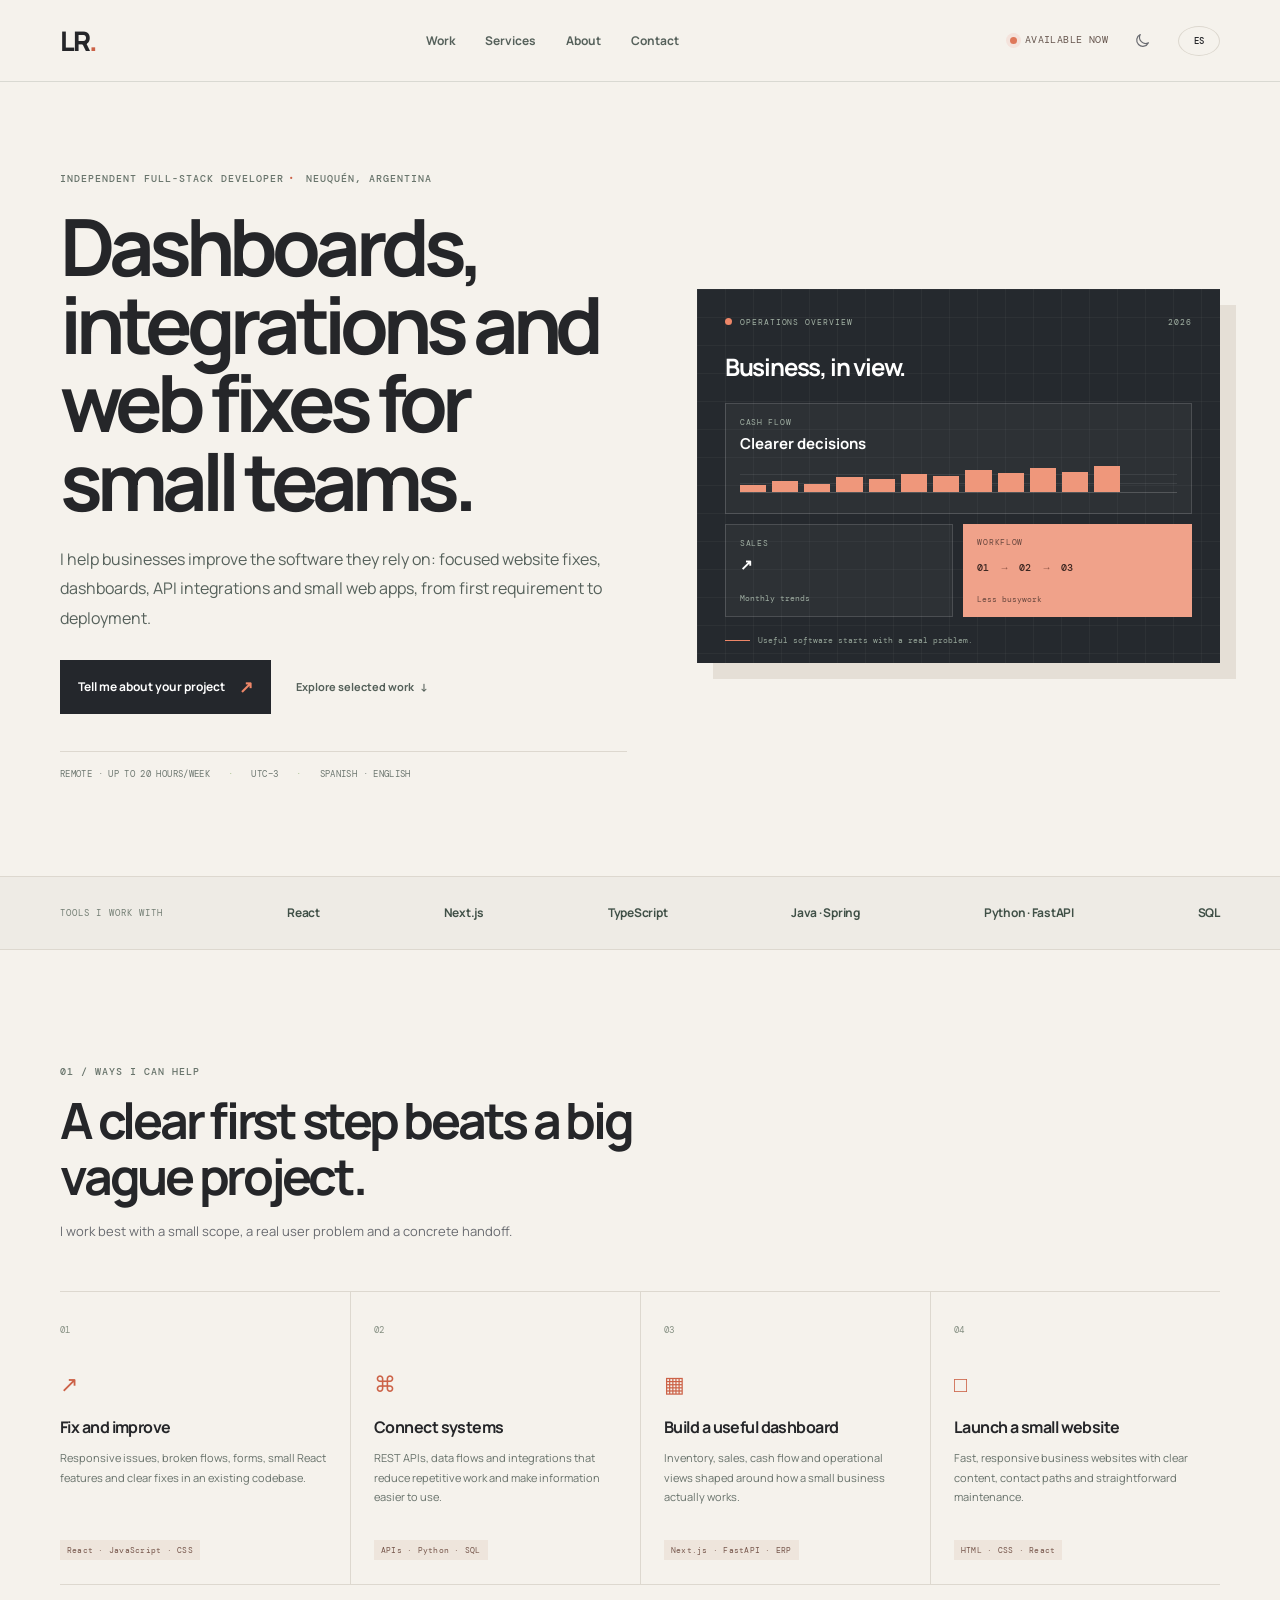
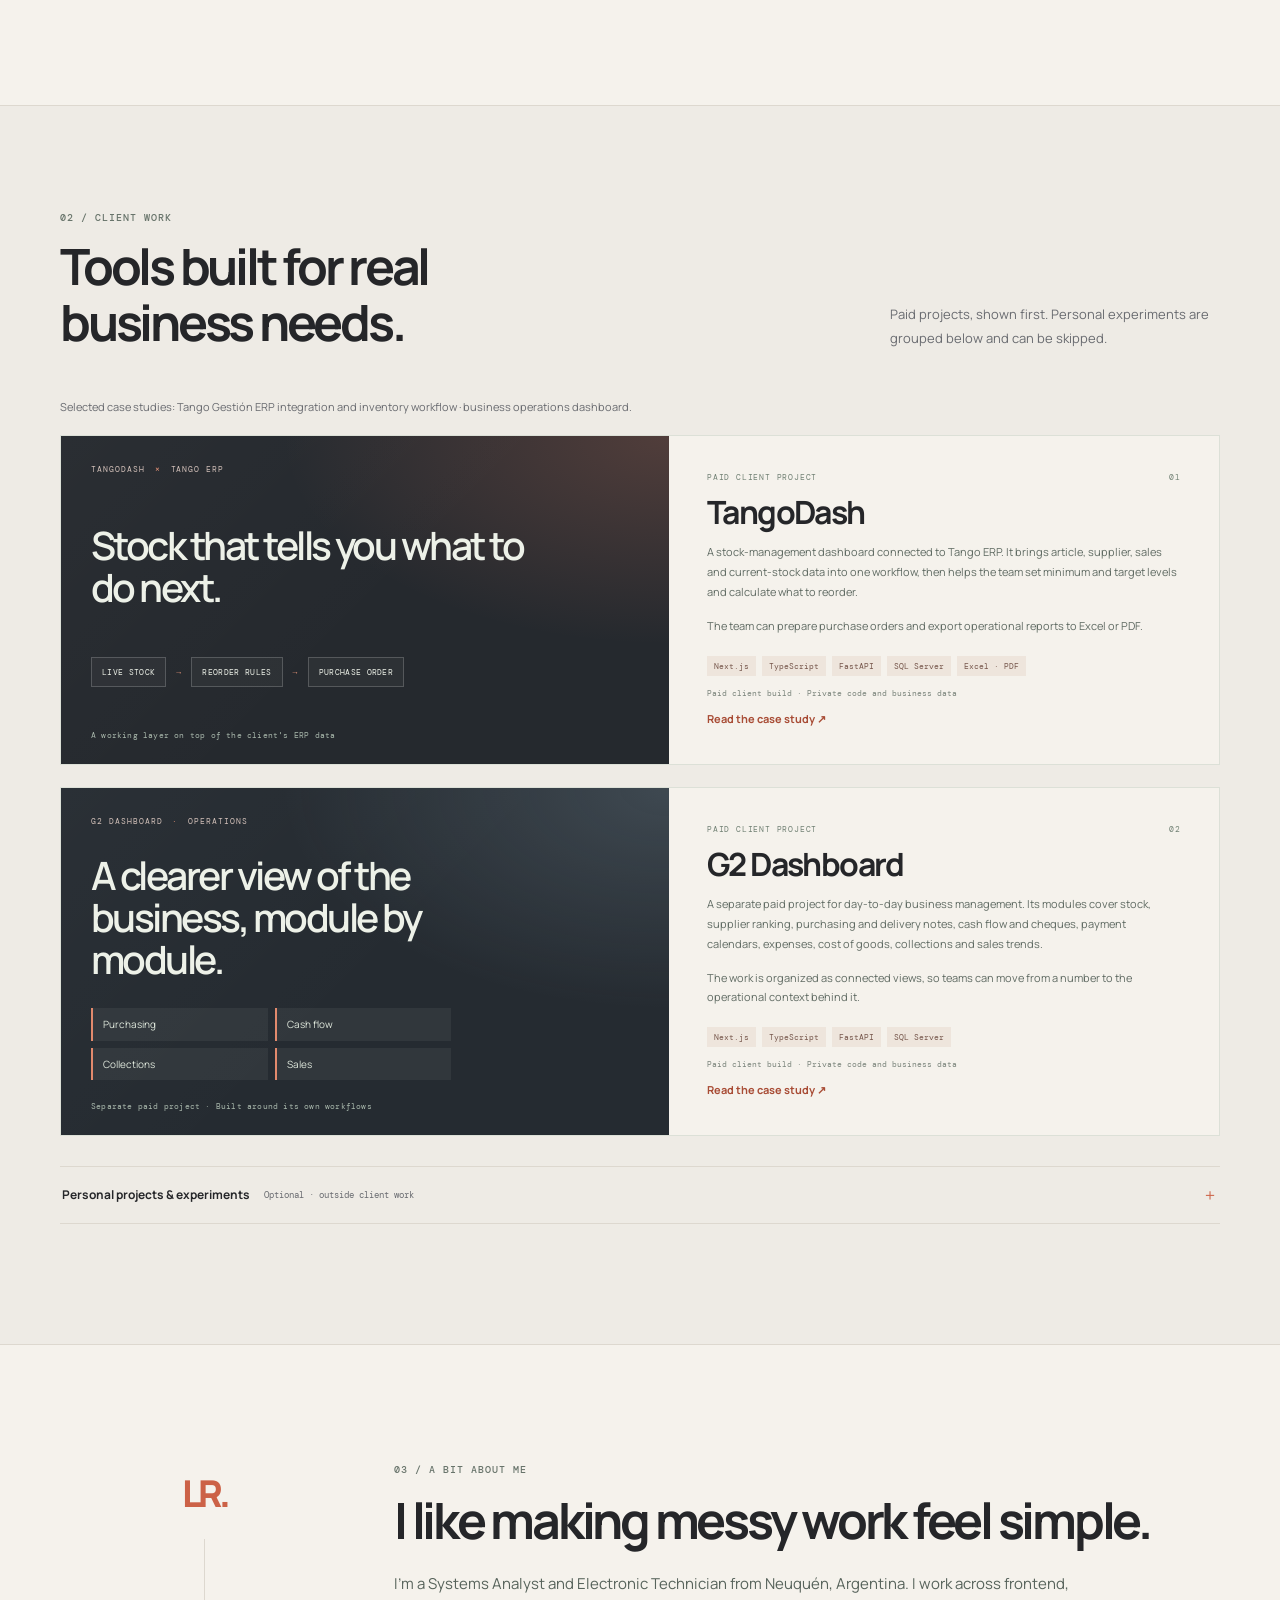
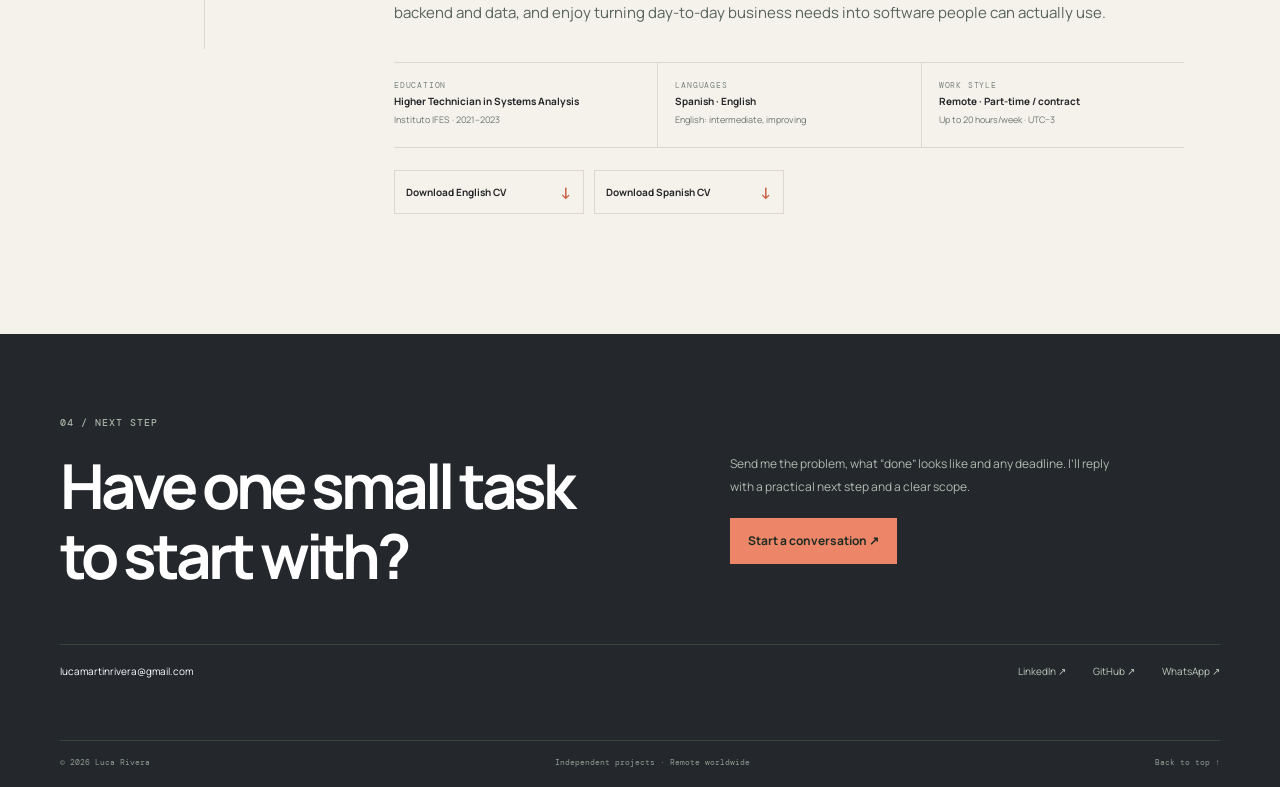
<file: index.html>
<!doctype html>
<html lang="en">
<head>
  <meta charset="utf-8" />
  <meta name="viewport" content="width=device-width, initial-scale=1" />
  <meta name="theme-color" content="#f4f3ee" />
  <meta name="description" content="I build business dashboards, Tango Gestión ERP integrations and APIs for small teams. Systems Analyst in Argentina, available for remote projects.">
  <meta property="og:title" content="Luca Rivera | Business Dashboards, ERP Integrations & APIs">
  <meta property="og:description" content="I build business dashboards, Tango Gestión ERP integrations and APIs for small teams. Systems Analyst in Argentina, available for remote projects.">
  <title>Luca Rivera | Business Dashboards, ERP Integrations & APIs</title>
  <link rel="stylesheet" href="styles.css" />
  <script src="app.js" defer></script>
  <meta property="og:type" content="website">
  <meta property="og:url" content="https://lucaunlimited.github.io/">
  <meta property="og:image" content="https://lucaunlimited.github.io/assets/og-cover.svg">
  <meta name="twitter:card" content="summary_large_image">
  <meta name="twitter:title" content="Luca Rivera | Business Dashboards, ERP Integrations & APIs">
  <meta name="twitter:description" content="I build business dashboards, Tango Gestión ERP integrations and APIs for small teams. Systems Analyst in Argentina, available for remote projects.">
  <meta name="twitter:image" content="https://lucaunlimited.github.io/assets/og-cover.svg">
  <link rel="canonical" href="https://lucaunlimited.github.io/">
  <link rel="alternate" hreflang="en" href="https://lucaunlimited.github.io/">
  <link rel="alternate" hreflang="es" href="https://lucaunlimited.github.io/es/">
  <link rel="alternate" hreflang="x-default" href="https://lucaunlimited.github.io/">
  <script type="application/ld+json">{"@context":"https://schema.org","@type":"Person","name":"Luca Rivera","alternateName":"LucaUnlimited","jobTitle":"Full-Stack Developer","url":"https://lucaunlimited.github.io/","image":"https://lucaunlimited.github.io/assets/avatar-M0Nf6sOi.jpg","address":{"@type":"PostalAddress","addressLocality":"Neuquén","addressCountry":"AR"},"knowsLanguage":["Spanish","English"],"sameAs":["https://github.com/LucaUnlimited","https://www.linkedin.com/in/lucaunlimited/"],"knowsAbout":["Business dashboards","ERP integrations","REST APIs","Next.js","TypeScript","FastAPI","SQL Server"]}</script>
</head>
<body>
  <a class="skip-link" href="#main" data-en="Skip to content" data-es="Ir al contenido">Skip to content</a>
  <header class="site-header">
    <a class="brand" href="#top" aria-label="Luca Rivera home">LR<span>.</span></a>
    <nav class="main-nav" aria-label="Main navigation">
      <a href="#work" data-en="Work" data-es="Proyectos">Work</a>
      <a href="#services" data-en="Services" data-es="Servicios">Services</a>
      <a href="#about" data-en="About" data-es="Sobre mí">About</a>
      <a href="#contact" data-en="Contact" data-es="Contacto">Contact</a>
    </nav>
    <div class="header-actions">
      <span class="availability"><i></i><span data-en="Available now" data-es="Disponible ahora">Available now</span></span>
      <button class="theme-toggle" id="theme-toggle" type="button" aria-label="Switch to dark mode" title="Switch to dark mode"><svg class="theme-icon theme-icon-moon" viewBox="0 0 24 24" aria-hidden="true"><path d="M20.4 15.2A8.6 8.6 0 0 1 8.8 3.6 8.7 8.7 0 1 0 20.4 15.2Z"/></svg><svg class="theme-icon theme-icon-sun" viewBox="0 0 24 24" aria-hidden="true"><circle cx="12" cy="12" r="3.7"/><path d="M12 2v2m0 16v2M4.93 4.93l1.42 1.42m11.3 11.3 1.42 1.42M2 12h2m16 0h2M4.93 19.07l1.42-1.42m11.3-11.3 1.42-1.42"/></svg></button>
      <a class="language-toggle" id="language-toggle" href="/es/index.html" lang="es" aria-label="Cambiar a español">ES</a>
    </div>
  </header>

  <main id="main">
    <section class="hero section-wrap" id="top">
      <div class="hero-copy">
        <p class="eyebrow"><span data-en="INDEPENDENT FULL-STACK DEVELOPER" data-es="DESARROLLADOR FULL-STACK INDEPENDIENTE">INDEPENDENT FULL-STACK DEVELOPER</span><b>·</b> NEUQUÉN, ARGENTINA</p>
        <h1 data-en="Practical web tools for small teams." data-es="Herramientas web prácticas para equipos pequeños.">Dashboards, integrations and web fixes for small teams.</h1>
        <p class="hero-intro" data-en="I help businesses improve the software they rely on: focused website fixes, dashboards, API integrations and small web apps, from first requirement to deployment." data-es="Ayudo a negocios a mejorar las herramientas digitales que usan: arreglos puntuales, dashboards, integraciones API y aplicaciones web, desde el relevamiento hasta el deploy.">I help businesses improve the software they rely on: focused website fixes, dashboards, API integrations and small web apps, from first requirement to deployment.</p>
        <div class="hero-actions">
          <a class="button button-primary" href="mailto:lucamartinrivera@gmail.com?subject=Remote%20web%20project" data-en="Tell me about your project" data-es="Cuéntame tu proyecto">Tell me about your project <span aria-hidden="true">↗</span></a>
          <a class="text-link" href="#work" data-en="Explore selected work" data-es="Ver proyectos">Explore selected work <span aria-hidden="true">↓</span></a>
        </div>
        <div class="hero-meta"><span data-en="Remote · Up to 20 hours/week" data-es="Remoto · Hasta 20 h semanales">Remote · Up to 20 hours/week</span><span>UTC−3</span><span data-en="Spanish · English" data-es="Español · Inglés">Spanish · English</span></div>
      </div>
      <div class="hero-art" aria-label="Abstract business dashboard illustration">
        <div class="art-topline"><span class="art-dot"></span><span data-en="OPERATIONS OVERVIEW" data-es="RESUMEN OPERATIVO">OPERATIONS OVERVIEW</span><span class="art-period">2026</span></div>
        <div class="art-title" data-en="Business, in view." data-es="El negocio, a la vista.">Business, in view.</div>
        <div class="art-cards">
          <div class="art-card art-card-wide"><small data-en="CASH FLOW" data-es="FLUJO DE CAJA">CASH FLOW</small><strong data-en="Clearer decisions" data-es="Mejores decisiones">Clearer decisions</strong><div class="chart"><i></i><i></i><i></i><i></i><i></i><i></i><i></i><i></i><i></i><i></i><i></i><i></i></div></div>
          <div class="art-card"><small data-en="SALES" data-es="VENTAS">SALES</small><strong>↗</strong><span class="art-note" data-en="Monthly trends" data-es="Evolución mensual">Monthly trends</span></div>
          <div class="art-card art-card-lime"><small data-en="WORKFLOW" data-es="FLUJO">WORKFLOW</small><strong>01 <span>→</span> 02 <span>→</span> 03</strong><span class="art-note" data-en="Less busywork" data-es="Menos tareas manuales">Less busywork</span></div>
        </div>
        <div class="art-caption"><span></span><span data-en="Useful software starts with a real problem." data-es="El software útil empieza con un problema real.">Useful software starts with a real problem.</span></div>
      </div>
    </section>

    <section class="trust-strip" aria-label="Technology stack">
      <div class="section-wrap trust-inner"><span data-en="TOOLS I WORK WITH" data-es="TECNOLOGÍAS">TOOLS I WORK WITH</span><b>React</b><b>Next.js</b><b>TypeScript</b><b>Java · Spring</b><b>Python · FastAPI</b><b>SQL</b></div>
    </section>

    <section class="section-wrap services-section" id="services">
      <div class="section-heading"><p class="eyebrow">01 / <span data-en="WAYS I CAN HELP" data-es="CÓMO PUEDO AYUDAR">WAYS I CAN HELP</span></p><h2 data-en="A clear first step beats a big vague project." data-es="Un primer paso claro vale más que un proyecto enorme y difuso.">A clear first step beats a big vague project.</h2><p data-en="I work best with a small scope, a real user problem and a concrete handoff." data-es="Trabajo mejor con un alcance pequeño, un problema real y una entrega concreta.">I work best with a small scope, a real user problem and a concrete handoff.</p></div>
      <div class="service-grid">
        <article class="service-card"><span class="service-index">01</span><div class="service-icon">↗</div><h3 data-en="Fix and improve" data-es="Corregir y mejorar">Fix and improve</h3><p data-en="Responsive issues, broken flows, forms, small React features and clear fixes in an existing codebase." data-es="Problemas responsive, flujos rotos, formularios, funciones pequeñas en React y mejoras puntuales en un sistema existente.">Responsive issues, broken flows, forms, small React features and clear fixes in an existing codebase.</p><span class="service-tags">React · JavaScript · CSS</span></article>
        <article class="service-card"><span class="service-index">02</span><div class="service-icon">⌘</div><h3 data-en="Connect systems" data-es="Conectar sistemas">Connect systems</h3><p data-en="REST APIs, data flows and integrations that reduce repetitive work and make information easier to use." data-es="APIs REST, flujos de datos e integraciones que reducen tareas repetitivas y facilitan el uso de la información.">REST APIs, data flows and integrations that reduce repetitive work and make information easier to use.</p><span class="service-tags">APIs · Python · SQL</span></article>
        <article class="service-card"><span class="service-index">03</span><div class="service-icon">▦</div><h3 data-en="Build a useful dashboard" data-es="Crear un dashboard útil">Build a useful dashboard</h3><p data-en="Inventory, sales, cash flow and operational views shaped around how a small business actually works." data-es="Paneles de stock, ventas, flujo de caja y operación pensados para el trabajo real de un negocio pequeño.">Inventory, sales, cash flow and operational views shaped around how a small business actually works.</p><span class="service-tags">Next.js · FastAPI · ERP</span></article>
        <article class="service-card"><span class="service-index">04</span><div class="service-icon">□</div><h3 data-en="Launch a small website" data-es="Lanzar un sitio web">Launch a small website</h3><p data-en="Fast, responsive business websites with clear content, contact paths and straightforward maintenance." data-es="Sitios rápidos y adaptables para negocios, con contenido claro, vías de contacto y mantenimiento sencillo.">Fast, responsive business websites with clear content, contact paths and straightforward maintenance.</p><span class="service-tags">HTML · CSS · React</span></article>
      </div>
    </section>

    <section class="work-section" id="work"><div class="section-wrap">
      <div class="section-heading work-heading"><div><p class="eyebrow">02 / <span data-en="CLIENT WORK" data-es="TRABAJO PARA CLIENTES">CLIENT WORK</span></p><h2 data-en="Tools built for real business needs." data-es="Herramientas para necesidades reales de negocio.">Tools built for real business needs.</h2></div><p data-en="Paid projects, shown first. Personal experiments are grouped below and can be skipped." data-es="Proyectos pagos primero. Los experimentos personales están aparte y se pueden omitir.">Paid projects, shown first. Personal experiments are grouped below and can be skipped.</p></div>
      <p class="seo-work-links">Selected case studies: <a href="/projects/tangodash/index.html">Tango Gestión ERP integration and inventory workflow</a> · <a href="/projects/g2-dashboard/index.html">business operations dashboard</a>.</p>
      <div class="project-grid paid-projects">
        <article class="project-card project-featured"><div class="project-visual project-story tango-story"><span class="story-kicker">TANGODASH <i>×</i> TANGO ERP</span><strong data-en="Stock that tells you what to do next." data-es="Un stock que te indica qué hacer después.">Stock that tells you what to do next.</strong><div class="story-flow"><span data-en="LIVE STOCK" data-es="STOCK ACTUAL">LIVE STOCK</span><b>→</b><span data-en="REORDER RULES" data-es="REGLAS DE REPOSICIÓN">REORDER RULES</span><b>→</b><span data-en="PURCHASE ORDER" data-es="ORDEN DE COMPRA">PURCHASE ORDER</span></div><small data-en="A working layer on top of the client's ERP data" data-es="Una capa de trabajo sobre los datos del ERP del cliente">A working layer on top of the client's ERP data</small></div><div class="project-copy"><div class="project-overline"><span data-en="PAID CLIENT PROJECT" data-es="PROYECTO PAGO">PAID CLIENT PROJECT</span><span>01</span></div><h3>TangoDash</h3><p data-en="A stock-management dashboard connected to Tango ERP. It brings article, supplier, sales and current-stock data into one workflow, then helps the team set minimum and target levels and calculate what to reorder." data-es="Dashboard de stock conectado a Tango ERP. Reúne artículos, proveedores, ventas y existencias en un mismo flujo; permite definir mínimos y máximos y calcular qué reponer.">A stock-management dashboard connected to Tango ERP. It brings article, supplier, sales and current-stock data into one workflow, then helps the team set minimum and target levels and calculate what to reorder.</p><p data-en="The team can prepare purchase orders and export operational reports to Excel or PDF." data-es="El equipo puede preparar órdenes de compra y exportar reportes operativos a Excel o PDF.">The team can prepare purchase orders and export operational reports to Excel or PDF.</p><div class="project-stack"><span>Next.js</span><span>TypeScript</span><span>FastAPI</span><span>SQL Server</span><span>Excel · PDF</span></div><p class="private-note" data-en="Paid client build · Private code and business data" data-es="Desarrollo pago para cliente · Código y datos privados">Paid client build · Private code and business data</p><a class="project-link case-study-link" href="/projects/tangodash/index.html">Read the case study ↗</a></div></article>
        <article class="project-card project-featured"><div class="project-visual project-story g2-story"><span class="story-kicker">G2 DASHBOARD <i>·</i> OPERATIONS</span><strong data-en="A clearer view of the business, module by module." data-es="Una visión más clara del negocio, módulo a módulo.">A clearer view of the business, module by module.</strong><div class="story-modules"><span data-en="Purchasing" data-es="Compras">Purchasing</span><span data-en="Cash flow" data-es="Flujo de caja">Cash flow</span><span data-en="Collections" data-es="Cobranzas">Collections</span><span data-en="Sales" data-es="Ventas">Sales</span></div><small data-en="Separate paid project · Built around its own workflows" data-es="Proyecto pago independiente · Diseñado para sus propios procesos">Separate paid project · Built around its own workflows</small></div><div class="project-copy"><div class="project-overline"><span data-en="PAID CLIENT PROJECT" data-es="PROYECTO PAGO">PAID CLIENT PROJECT</span><span>02</span></div><h3>G2 Dashboard</h3><p data-en="A separate paid project for day-to-day business management. Its modules cover stock, supplier ranking, purchasing and delivery notes, cash flow and cheques, payment calendars, expenses, cost of goods, collections and sales trends." data-es="Proyecto pago independiente para la gestión diaria del negocio. Sus módulos abarcan stock, ranking de proveedores, compras y remitos, flujo de caja y cheques, calendario de pagos, gastos, costo de mercadería, cobranzas y evolución de ventas.">A separate paid project for day-to-day business management. Its modules cover stock, supplier ranking, purchasing and delivery notes, cash flow and cheques, payment calendars, expenses, cost of goods, collections and sales trends.</p><p data-en="The work is organized as connected views, so teams can move from a number to the operational context behind it." data-es="La información se organiza en vistas conectadas para pasar de un número al contexto operativo que lo explica.">The work is organized as connected views, so teams can move from a number to the operational context behind it.</p><div class="project-stack"><span>Next.js</span><span>TypeScript</span><span>FastAPI</span><span>SQL Server</span></div><p class="private-note" data-en="Paid client build · Private code and business data" data-es="Desarrollo pago para cliente · Código y datos privados">Paid client build · Private code and business data</p><a class="project-link case-study-link" href="/projects/g2-dashboard/index.html">Read the case study ↗</a></div></article>
      </div>
      <details class="hobby-projects"><summary><span data-en="Personal projects & experiments" data-es="Proyectos personales y experimentos">Personal projects & experiments</span><small data-en="Optional · outside client work" data-es="Opcionales · fuera del trabajo para clientes">Optional · outside client work</small></summary><div class="project-grid hobby-grid">
        <article class="project-card"><div class="project-visual hobby-visual tono-visual"><img src="assets/tono-icon.png" alt="Tono app icon" loading="lazy"><div><span>TONO</span><small data-en="PLAYLIST ORGANIZER" data-es="ORGANIZADOR DE PLAYLISTS">PLAYLIST ORGANIZER</small></div></div><div class="project-copy"><div class="project-overline"><span data-en="PERSONAL PROJECT" data-es="PROYECTO PERSONAL">PERSONAL PROJECT</span><span>01</span></div><h3>tono — Spotify Playlist Organizer</h3><p data-en="A playlist workspace built around safer, more deliberate edits. Browse and sort tracks, rearrange them with drag and drop, review a draft, then confirm changes to Spotify. Snapshot checks help catch playlist changes made elsewhere." data-es="Un espacio de trabajo para editar playlists con más control. Permite buscar y ordenar temas, reacomodarlos arrastrando, revisar un borrador y confirmar los cambios en Spotify. Las verificaciones de snapshot ayudan a detectar cambios hechos en otro lugar.">A playlist workspace built around safer, more deliberate edits. Browse and sort tracks, rearrange them with drag and drop, review a draft, then confirm changes to Spotify. Snapshot checks help catch playlist changes made elsewhere.</p><p data-en="It also explores duplicate detection, private playlist copies, song tags and a mobile tagging mode." data-es="También explora detección de duplicados, copias privadas de playlists, etiquetas de canciones y un modo móvil para etiquetar.">It also explores duplicate detection, private playlist copies, song tags and a mobile tagging mode.</p><div class="project-stack"><span>Next.js</span><span>TypeScript</span><span>Spotify Web API</span><span>OAuth · PKCE</span><span>SQLite · PostgreSQL</span></div><p class="private-note" data-en="Independent project · Source repository is private" data-es="Proyecto independiente · Repositorio de código privado">Independent project · Source repository is private</p></div></article>
        <article class="project-card"><div class="project-visual hobby-visual mesa-visual"><img class="mesa-art-truco" src="assets/mesa-truco.png" alt="Illustrated Spanish playing cards from Mesa de Juegos" loading="lazy"><img class="mesa-art-cambio" src="assets/mesa-cambio.png" alt="Card art for Cambio scorekeeping" loading="lazy"><div class="mesa-caption"><span>MESA DE JUEGOS</span><small data-en="SCORE TOGETHER, FROM ANY PHONE" data-es="ANOTEN JUNTOS, DESDE CUALQUIER TELÉFONO">SCORE TOGETHER, FROM ANY PHONE</small></div></div><div class="project-copy"><div class="project-overline"><span data-en="PERSONAL PROJECT · LIVE" data-es="PROYECTO PERSONAL · EN LÍNEA">PERSONAL PROJECT · LIVE</span><span>02</span></div><h3 data-en="Mesa de Juegos" data-es="Mesa de Juegos">Mesa de Juegos</h3><p data-en="A mobile-first scorekeeper for game nights. Truco, Cambio and Bazas get shared rooms synced through a TypeScript API and Neon PostgreSQL, so players can follow the same score from different phones; Qwixx and Tectonic add more ways to play. Solo games save locally and work offline." data-es="Un anotador mobile-first para noches de juegos. Truco, Cambio y Bazas tienen salas compartidas sincronizadas mediante una API TypeScript y PostgreSQL en Neon, para seguir el mismo puntaje desde varios teléfonos; Qwixx y Tectonic suman otras formas de jugar. Los juegos individuales guardan localmente y funcionan sin conexión.">A mobile-first scorekeeper for game nights. Truco, Cambio and Bazas get shared rooms synced through a TypeScript API and Neon PostgreSQL, so players can follow the same score from different phones; Qwixx and Tectonic add more ways to play. Solo games save locally and work offline.</p><div class="project-stack"><span>React Native</span><span>Expo</span><span>TypeScript</span><span>Neon Postgres</span><span>API sync</span><span>Offline</span></div><a class="project-link" href="https://mesa-de-juegos.vercel.app/" target="_blank" rel="noreferrer" data-en="Open the live app ↗" data-es="Abrir la aplicación ↗">Open the live app ↗</a></div></article>
      </div><p class="project-anecdote"><span data-en="A small computer-vision experiment: I also built a parking-space detector with Python, YOLO and OpenCV." data-es="Como experimento de visión artificial, también hice un detector de espacios de estacionamiento con Python, YOLO y OpenCV.">A small computer-vision experiment: I also built a parking-space detector with Python, YOLO and OpenCV.</span> <a href="https://github.com/LucaUnlimited/Parking-Detector" target="_blank" rel="noreferrer" data-en="See the repo ↗" data-es="Ver repositorio ↗">See the repo ↗</a></p></details>      </div>
    </div></section>

    <section class="about-section section-wrap" id="about"><div class="about-marker"><span>LR.</span><i></i></div><div class="about-content"><p class="eyebrow">03 / <span data-en="A BIT ABOUT ME" data-es="UN POCO SOBRE MÍ">A BIT ABOUT ME</span></p><h2 data-en="I like making messy work feel simple." data-es="Me gusta convertir tareas complicadas en herramientas simples.">I like making messy work feel simple.</h2><p class="about-lead" data-en="I’m a Systems Analyst and Electronic Technician from Neuquén, Argentina. I work across frontend, backend and data, and enjoy turning day-to-day business needs into software people can actually use." data-es="Soy Analista en Sistemas y Técnico Electrónico de Neuquén, Argentina. Trabajo entre frontend, backend y datos; disfruto transformar necesidades cotidianas del negocio en software que la gente pueda usar de verdad.">I’m a Systems Analyst and Electronic Technician from Neuquén, Argentina. I work across frontend, backend and data, and enjoy turning day-to-day business needs into software people can actually use.</p><div class="about-facts"><div><span data-en="EDUCATION" data-es="FORMACIÓN">EDUCATION</span><b data-en="Higher Technician in Systems Analysis" data-es="Técnico Superior en Análisis de Sistemas">Higher Technician in Systems Analysis</b><small>Instituto IFES · 2021–2023</small></div><div><span data-en="LANGUAGES" data-es="IDIOMAS">LANGUAGES</span><b data-en="Spanish · English" data-es="Español · Inglés">Spanish · English</b><small data-en="English: intermediate, improving" data-es="Inglés: nivel intermedio, en mejora">English: intermediate, improving</small></div><div><span data-en="WORK STYLE" data-es="MODALIDAD">WORK STYLE</span><b data-en="Remote · Part-time / contract" data-es="Remoto · Part-time / por contrato">Remote · Part-time / contract</b><small data-en="Up to 20 hours/week · UTC−3" data-es="Hasta 20 h semanales · UTC−3">Up to 20 hours/week · UTC−3</small></div></div><div class="cv-links"><a href="cv-en.pdf" download="Luca-Rivera-CV-English.pdf"><span data-en="Download English CV" data-es="Descargar CV en inglés">Download English CV</span><b aria-hidden="true">↓</b></a><a href="cv-es.pdf" download="Luca-Rivera-CV-Espanol.pdf"><span data-en="Download Spanish CV" data-es="Descargar CV en español">Download Spanish CV</span><b aria-hidden="true">↓</b></a></div></div></section>

    <section class="contact-section" id="contact"><div class="section-wrap contact-inner"><p class="eyebrow">04 / <span data-en="NEXT STEP" data-es="PRÓXIMO PASO">NEXT STEP</span></p><div class="contact-layout"><h2 data-en="Have one small task to start with?" data-es="¿Tienes una tarea pequeña para empezar?">Have one small task to start with?</h2><div><p data-en="Send me the problem, what “done” looks like and any deadline. I’ll reply with a practical next step and a clear scope." data-es="Cuéntame el problema, cómo se ve una entrega terminada y si hay una fecha límite. Te respondo con un próximo paso y un alcance claros.">Send me the problem, what “done” looks like and any deadline. I’ll reply with a practical next step and a clear scope.</p><a class="button button-light" href="mailto:lucamartinrivera@gmail.com?subject=Small%20remote%20project" data-en="Start a conversation ↗" data-es="Empezar una conversación ↗">Start a conversation ↗</a></div></div><div class="contact-links"><a href="mailto:lucamartinrivera@gmail.com">lucamartinrivera@gmail.com</a><a href="https://www.linkedin.com/in/lucaunlimited/" target="_blank" rel="noreferrer">LinkedIn ↗</a><a href="https://github.com/LucaUnlimited" target="_blank" rel="noreferrer">GitHub ↗</a><a href="https://wa.me/2996099114" target="_blank" rel="noreferrer">WhatsApp ↗</a></div></div></section>
  </main>
  <footer class="site-footer"><div class="section-wrap"><span>© <span id="year"></span> Luca Rivera</span><span data-en="Independent projects · Remote worldwide" data-es="Proyectos independientes · Remoto para todo el mundo">Independent projects · Remote worldwide</span><a href="#top" data-en="Back to top ↑" data-es="Volver arriba ↑">Back to top ↑</a></div></footer>
<script type="application/ld+json">{"@context":"https://schema.org","@type":"WebSite","name":"Luca Rivera — Full-Stack Developer","url":"https://lucaunlimited.github.io/","inLanguage":"en"}</script>
</body>
</html>
</file>
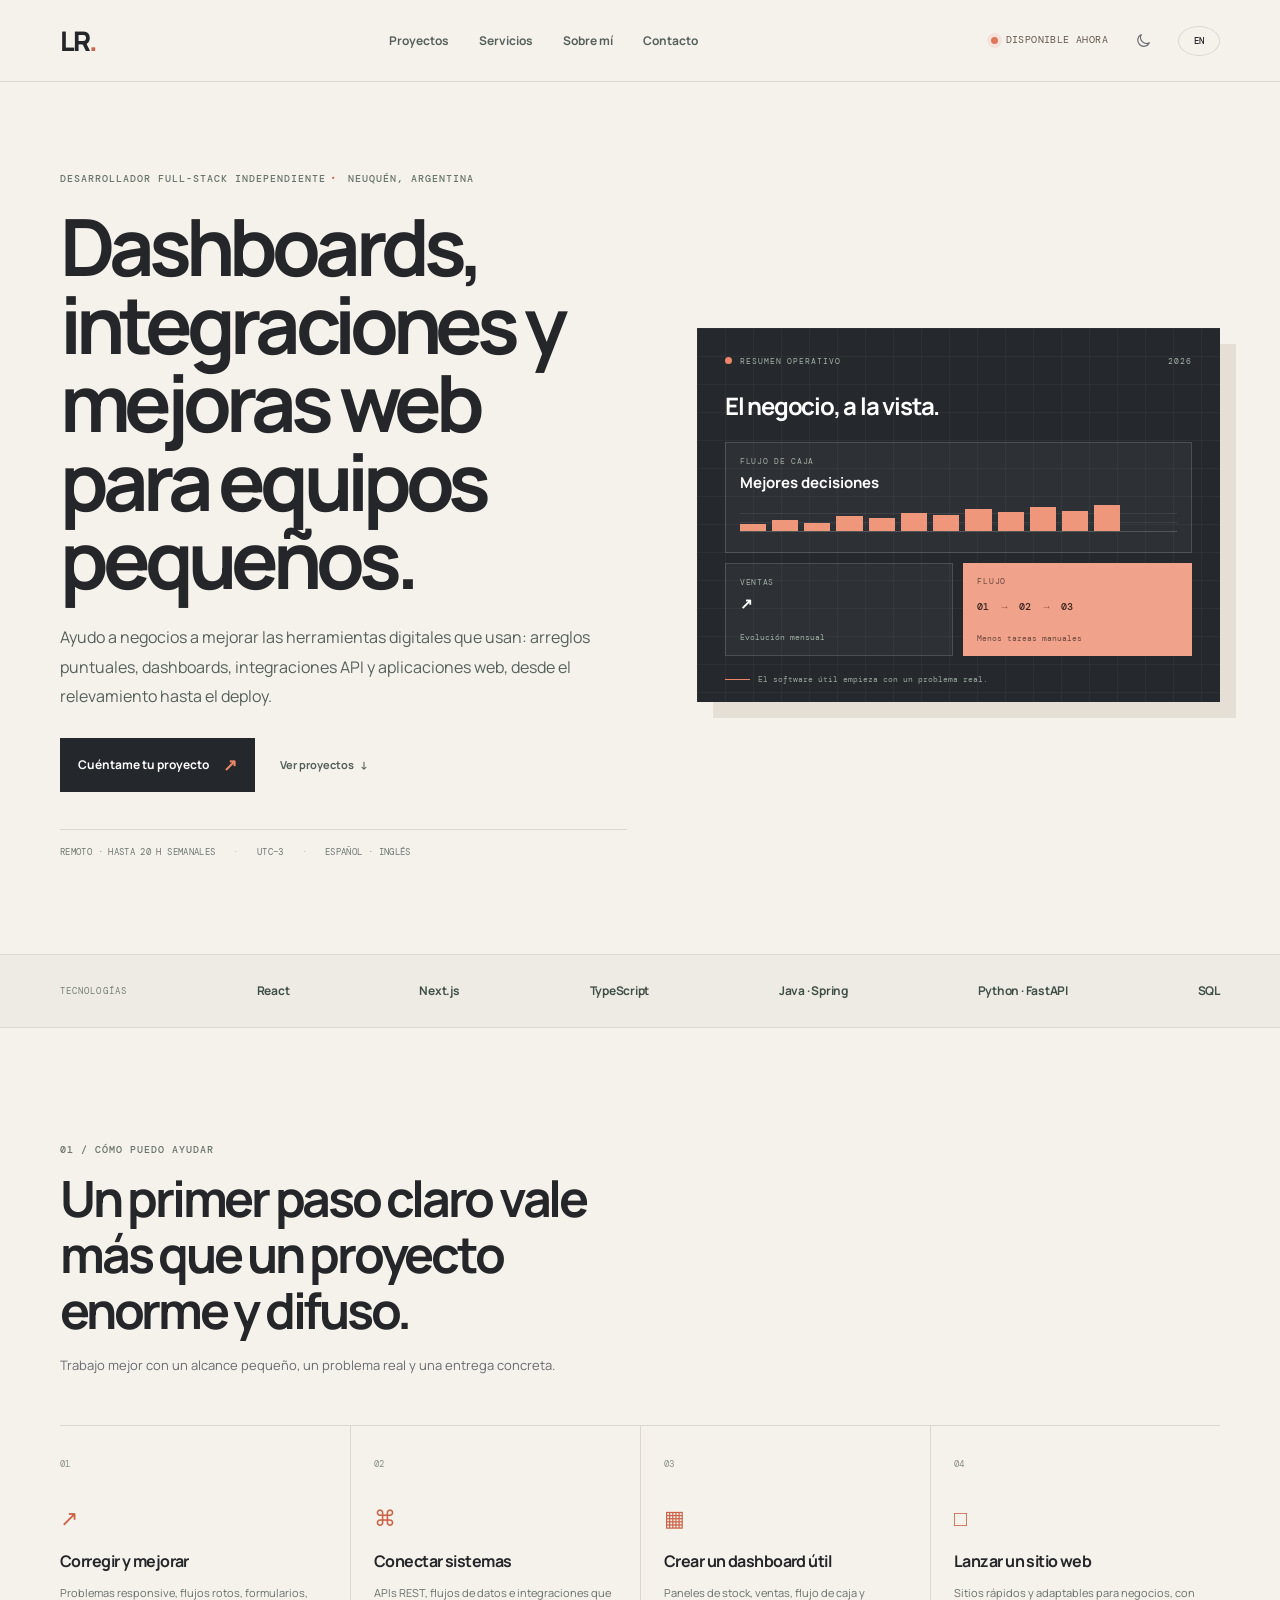
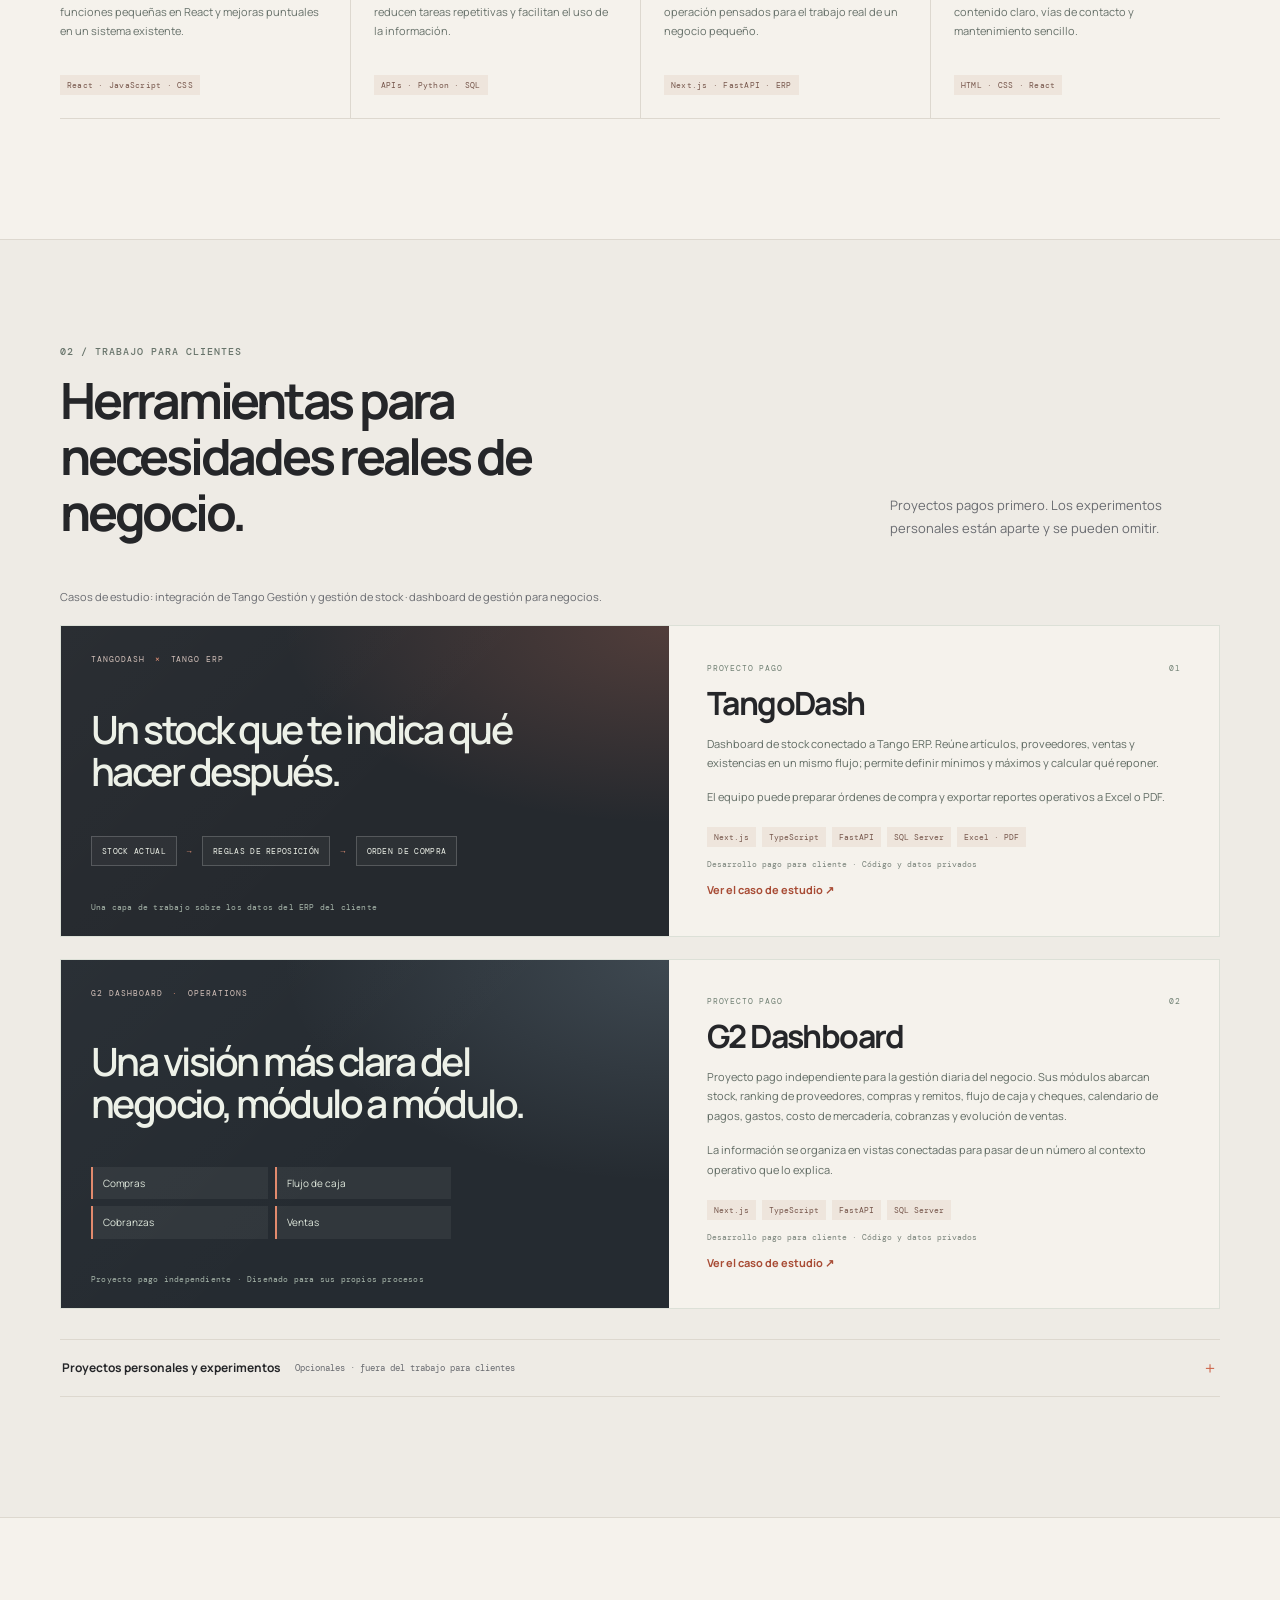
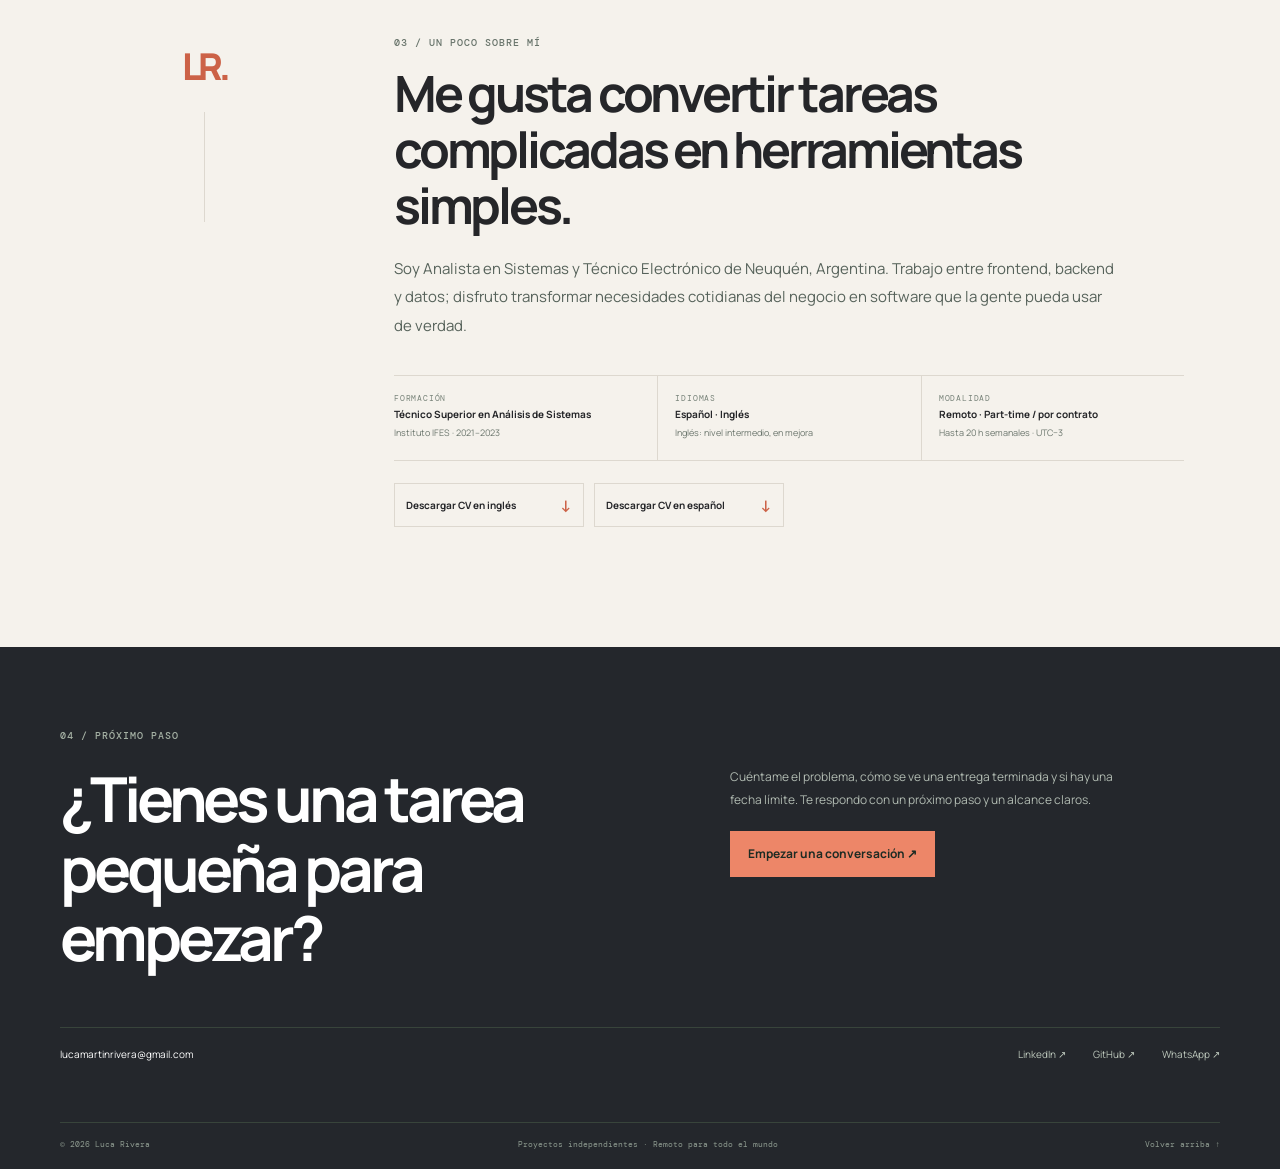
<file: es/index.html>
<!doctype html>
<html lang="es">
<head>
  <meta charset="utf-8" />
  <meta name="viewport" content="width=device-width, initial-scale=1" />
  <meta name="theme-color" content="#f4f3ee" />
  <meta name="description" content="Desarrollo dashboards de negocio, integraciones con Tango Gestión y APIs para pequeñas empresas. Analista en Sistemas en Neuquén, Argentina; disponible para proyectos remotos.">
  <meta property="og:title" content="Luca Rivera | Dashboards, integraciones ERP y APIs">
  <meta property="og:description" content="Desarrollo dashboards de negocio, integraciones con Tango Gestión y APIs para pequeñas empresas. Analista en Sistemas en Neuquén, Argentina; disponible para proyectos remotos.">
  <title>Luca Rivera | Dashboards, integraciones ERP y APIs</title>
  <link rel="stylesheet" href="../styles.css" />
  <script src="../app.js" defer></script>
  <meta property="og:type" content="website">
  <meta property="og:url" content="https://lucaunlimited.github.io/es/">
  <meta property="og:image" content="https://lucaunlimited.github.io/assets/og-cover.svg">
  <meta name="twitter:card" content="summary_large_image">
  <meta name="twitter:title" content="Luca Rivera | Dashboards, integraciones ERP y APIs">
  <meta name="twitter:description" content="Desarrollo dashboards de negocio, integraciones con Tango Gestión y APIs para pequeñas empresas. Analista en Sistemas en Neuquén, Argentina; disponible para proyectos remotos.">
  <meta name="twitter:image" content="https://lucaunlimited.github.io/assets/og-cover.svg">
  <link rel="canonical" href="https://lucaunlimited.github.io/es/">
  <link rel="alternate" hreflang="en" href="https://lucaunlimited.github.io/">
  <link rel="alternate" hreflang="es" href="https://lucaunlimited.github.io/es/">
  <link rel="alternate" hreflang="x-default" href="https://lucaunlimited.github.io/">
  <script type="application/ld+json">{"@context":"https://schema.org","@type":"Person","name":"Luca Rivera","alternateName":"LucaUnlimited","jobTitle":"Full-Stack Developer","url":"https://lucaunlimited.github.io/es/","image":"https://lucaunlimited.github.io/assets/avatar-M0Nf6sOi.jpg","address":{"@type":"PostalAddress","addressLocality":"Neuquén","addressCountry":"AR"},"knowsLanguage":["Spanish","English"],"sameAs":["https://github.com/LucaUnlimited","https://www.linkedin.com/in/lucaunlimited/"],"knowsAbout":["Business dashboards","ERP integrations","REST APIs","Next.js","TypeScript","FastAPI","SQL Server"]}</script>
</head>
<body>
  <a class="skip-link" href="#main" data-en="Skip to content" data-es="Ir al contenido">Ir al contenido</a>
  <header class="site-header">
    <a class="brand" href="#top" aria-label="Luca Rivera home">LR<span>.</span></a>
    <nav class="main-nav" aria-label="Main navigation">
      <a href="#work" data-en="Work" data-es="Proyectos">Proyectos</a>
      <a href="#services" data-en="Services" data-es="Servicios">Servicios</a>
      <a href="#about" data-en="About" data-es="Sobre mí">Sobre mí</a>
      <a href="#contact" data-en="Contact" data-es="Contacto">Contacto</a>
    </nav>
    <div class="header-actions">
      <span class="availability"><i></i><span data-en="Available now" data-es="Disponible ahora">Disponible ahora</span></span>
      <button class="theme-toggle" id="theme-toggle" type="button" aria-label="Switch to dark mode" title="Switch to dark mode"><svg class="theme-icon theme-icon-moon" viewBox="0 0 24 24" aria-hidden="true"><path d="M20.4 15.2A8.6 8.6 0 0 1 8.8 3.6 8.7 8.7 0 1 0 20.4 15.2Z"/></svg><svg class="theme-icon theme-icon-sun" viewBox="0 0 24 24" aria-hidden="true"><circle cx="12" cy="12" r="3.7"/><path d="M12 2v2m0 16v2M4.93 4.93l1.42 1.42m11.3 11.3 1.42 1.42M2 12h2m16 0h2M4.93 19.07l1.42-1.42m11.3-11.3 1.42-1.42"/></svg></button>
      <a class="language-toggle" id="language-toggle" href="/" lang="en" aria-label="Switch to English">EN</a>
    </div>
  </header>

  <main id="main">
    <section class="hero section-wrap" id="top">
      <div class="hero-copy">
        <p class="eyebrow"><span data-en="INDEPENDENT FULL-STACK DEVELOPER" data-es="DESARROLLADOR FULL-STACK INDEPENDIENTE">DESARROLLADOR FULL-STACK INDEPENDIENTE</span><b>·</b> NEUQUÉN, ARGENTINA</p>
        <h1 data-en="Practical web tools for small teams." data-es="Herramientas web prácticas para equipos pequeños.">Dashboards, integraciones y mejoras web para equipos pequeños.</h1>
        <p class="hero-intro" data-en="I help businesses improve the software they rely on: focused website fixes, dashboards, API integrations and small web apps, from first requirement to deployment." data-es="Ayudo a negocios a mejorar las herramientas digitales que usan: arreglos puntuales, dashboards, integraciones API y aplicaciones web, desde el relevamiento hasta el deploy.">Ayudo a negocios a mejorar las herramientas digitales que usan: arreglos puntuales, dashboards, integraciones API y aplicaciones web, desde el relevamiento hasta el deploy.</p>
        <div class="hero-actions">
          <a class="button button-primary" href="mailto:lucamartinrivera@gmail.com?subject=Remote%20web%20project" data-en="Tell me about your project" data-es="Cuéntame tu proyecto">Cuéntame tu proyecto <span aria-hidden="true">↗</span></a>
          <a class="text-link" href="#work" data-en="Explore selected work" data-es="Ver proyectos">Ver proyectos <span aria-hidden="true">↓</span></a>
        </div>
        <div class="hero-meta"><span data-en="Remote · Up to 20 hours/week" data-es="Remoto · Hasta 20 h semanales">Remoto · Hasta 20 h semanales</span><span>UTC−3</span><span data-en="Spanish · English" data-es="Español · Inglés">Español · Inglés</span></div>
      </div>
      <div class="hero-art" aria-label="Abstract business dashboard illustration">
        <div class="art-topline"><span class="art-dot"></span><span data-en="OPERATIONS OVERVIEW" data-es="RESUMEN OPERATIVO">RESUMEN OPERATIVO</span><span class="art-period">2026</span></div>
        <div class="art-title" data-en="Business, in view." data-es="El negocio, a la vista.">El negocio, a la vista.</div>
        <div class="art-cards">
          <div class="art-card art-card-wide"><small data-en="CASH FLOW" data-es="FLUJO DE CAJA">FLUJO DE CAJA</small><strong data-en="Clearer decisions" data-es="Mejores decisiones">Mejores decisiones</strong><div class="chart"><i></i><i></i><i></i><i></i><i></i><i></i><i></i><i></i><i></i><i></i><i></i><i></i></div></div>
          <div class="art-card"><small data-en="SALES" data-es="VENTAS">VENTAS</small><strong>↗</strong><span class="art-note" data-en="Monthly trends" data-es="Evolución mensual">Evolución mensual</span></div>
          <div class="art-card art-card-lime"><small data-en="WORKFLOW" data-es="FLUJO">FLUJO</small><strong>01 <span>→</span> 02 <span>→</span> 03</strong><span class="art-note" data-en="Less busywork" data-es="Menos tareas manuales">Menos tareas manuales</span></div>
        </div>
        <div class="art-caption"><span></span><span data-en="Useful software starts with a real problem." data-es="El software útil empieza con un problema real.">El software útil empieza con un problema real.</span></div>
      </div>
    </section>

    <section class="trust-strip" aria-label="Technology stack">
      <div class="section-wrap trust-inner"><span data-en="TOOLS I WORK WITH" data-es="TECNOLOGÍAS">TECNOLOGÍAS</span><b>React</b><b>Next.js</b><b>TypeScript</b><b>Java · Spring</b><b>Python · FastAPI</b><b>SQL</b></div>
    </section>

    <section class="section-wrap services-section" id="services">
      <div class="section-heading"><p class="eyebrow">01 / <span data-en="WAYS I CAN HELP" data-es="CÓMO PUEDO AYUDAR">CÓMO PUEDO AYUDAR</span></p><h2 data-en="A clear first step beats a big vague project." data-es="Un primer paso claro vale más que un proyecto enorme y difuso.">Un primer paso claro vale más que un proyecto enorme y difuso.</h2><p data-en="I work best with a small scope, a real user problem and a concrete handoff." data-es="Trabajo mejor con un alcance pequeño, un problema real y una entrega concreta.">Trabajo mejor con un alcance pequeño, un problema real y una entrega concreta.</p></div>
      <div class="service-grid">
        <article class="service-card"><span class="service-index">01</span><div class="service-icon">↗</div><h3 data-en="Fix and improve" data-es="Corregir y mejorar">Corregir y mejorar</h3><p data-en="Responsive issues, broken flows, forms, small React features and clear fixes in an existing codebase." data-es="Problemas responsive, flujos rotos, formularios, funciones pequeñas en React y mejoras puntuales en un sistema existente.">Problemas responsive, flujos rotos, formularios, funciones pequeñas en React y mejoras puntuales en un sistema existente.</p><span class="service-tags">React · JavaScript · CSS</span></article>
        <article class="service-card"><span class="service-index">02</span><div class="service-icon">⌘</div><h3 data-en="Connect systems" data-es="Conectar sistemas">Conectar sistemas</h3><p data-en="REST APIs, data flows and integrations that reduce repetitive work and make information easier to use." data-es="APIs REST, flujos de datos e integraciones que reducen tareas repetitivas y facilitan el uso de la información.">APIs REST, flujos de datos e integraciones que reducen tareas repetitivas y facilitan el uso de la información.</p><span class="service-tags">APIs · Python · SQL</span></article>
        <article class="service-card"><span class="service-index">03</span><div class="service-icon">▦</div><h3 data-en="Build a useful dashboard" data-es="Crear un dashboard útil">Crear un dashboard útil</h3><p data-en="Inventory, sales, cash flow and operational views shaped around how a small business actually works." data-es="Paneles de stock, ventas, flujo de caja y operación pensados para el trabajo real de un negocio pequeño.">Paneles de stock, ventas, flujo de caja y operación pensados para el trabajo real de un negocio pequeño.</p><span class="service-tags">Next.js · FastAPI · ERP</span></article>
        <article class="service-card"><span class="service-index">04</span><div class="service-icon">□</div><h3 data-en="Launch a small website" data-es="Lanzar un sitio web">Lanzar un sitio web</h3><p data-en="Fast, responsive business websites with clear content, contact paths and straightforward maintenance." data-es="Sitios rápidos y adaptables para negocios, con contenido claro, vías de contacto y mantenimiento sencillo.">Sitios rápidos y adaptables para negocios, con contenido claro, vías de contacto y mantenimiento sencillo.</p><span class="service-tags">HTML · CSS · React</span></article>
      </div>
    </section>

    <section class="work-section" id="work"><div class="section-wrap">
      <div class="section-heading work-heading"><div><p class="eyebrow">02 / <span data-en="CLIENT WORK" data-es="TRABAJO PARA CLIENTES">TRABAJO PARA CLIENTES</span></p><h2 data-en="Tools built for real business needs." data-es="Herramientas para necesidades reales de negocio.">Herramientas para necesidades reales de negocio.</h2></div><p data-en="Paid projects, shown first. Personal experiments are grouped below and can be skipped." data-es="Proyectos pagos primero. Los experimentos personales están aparte y se pueden omitir.">Proyectos pagos primero. Los experimentos personales están aparte y se pueden omitir.</p></div>
      <p class="seo-work-links">Casos de estudio: <a href="/es/proyectos/tangodash/index.html">integración de Tango Gestión y gestión de stock</a> · <a href="/es/proyectos/g2-dashboard/index.html">dashboard de gestión para negocios</a>.</p>
      <div class="project-grid paid-projects">
        <article class="project-card project-featured"><div class="project-visual project-story tango-story"><span class="story-kicker">TANGODASH <i>×</i> TANGO ERP</span><strong data-en="Stock that tells you what to do next." data-es="Un stock que te indica qué hacer después.">Un stock que te indica qué hacer después.</strong><div class="story-flow"><span data-en="LIVE STOCK" data-es="STOCK ACTUAL">STOCK ACTUAL</span><b>→</b><span data-en="REORDER RULES" data-es="REGLAS DE REPOSICIÓN">REGLAS DE REPOSICIÓN</span><b>→</b><span data-en="PURCHASE ORDER" data-es="ORDEN DE COMPRA">ORDEN DE COMPRA</span></div><small data-en="A working layer on top of the client's ERP data" data-es="Una capa de trabajo sobre los datos del ERP del cliente">Una capa de trabajo sobre los datos del ERP del cliente</small></div><div class="project-copy"><div class="project-overline"><span data-en="PAID CLIENT PROJECT" data-es="PROYECTO PAGO">PROYECTO PAGO</span><span>01</span></div><h3>TangoDash</h3><p data-en="A stock-management dashboard connected to Tango ERP. It brings article, supplier, sales and current-stock data into one workflow, then helps the team set minimum and target levels and calculate what to reorder." data-es="Dashboard de stock conectado a Tango ERP. Reúne artículos, proveedores, ventas y existencias en un mismo flujo; permite definir mínimos y máximos y calcular qué reponer.">Dashboard de stock conectado a Tango ERP. Reúne artículos, proveedores, ventas y existencias en un mismo flujo; permite definir mínimos y máximos y calcular qué reponer.</p><p data-en="The team can prepare purchase orders and export operational reports to Excel or PDF." data-es="El equipo puede preparar órdenes de compra y exportar reportes operativos a Excel o PDF.">El equipo puede preparar órdenes de compra y exportar reportes operativos a Excel o PDF.</p><div class="project-stack"><span>Next.js</span><span>TypeScript</span><span>FastAPI</span><span>SQL Server</span><span>Excel · PDF</span></div><p class="private-note" data-en="Paid client build · Private code and business data" data-es="Desarrollo pago para cliente · Código y datos privados">Desarrollo pago para cliente · Código y datos privados</p><a class="project-link case-study-link" href="/es/proyectos/tangodash/index.html">Ver el caso de estudio ↗</a></div></article>
        <article class="project-card project-featured"><div class="project-visual project-story g2-story"><span class="story-kicker">G2 DASHBOARD <i>·</i> OPERATIONS</span><strong data-en="A clearer view of the business, module by module." data-es="Una visión más clara del negocio, módulo a módulo.">Una visión más clara del negocio, módulo a módulo.</strong><div class="story-modules"><span data-en="Purchasing" data-es="Compras">Compras</span><span data-en="Cash flow" data-es="Flujo de caja">Flujo de caja</span><span data-en="Collections" data-es="Cobranzas">Cobranzas</span><span data-en="Sales" data-es="Ventas">Ventas</span></div><small data-en="Separate paid project · Built around its own workflows" data-es="Proyecto pago independiente · Diseñado para sus propios procesos">Proyecto pago independiente · Diseñado para sus propios procesos</small></div><div class="project-copy"><div class="project-overline"><span data-en="PAID CLIENT PROJECT" data-es="PROYECTO PAGO">PROYECTO PAGO</span><span>02</span></div><h3>G2 Dashboard</h3><p data-en="A separate paid project for day-to-day business management. Its modules cover stock, supplier ranking, purchasing and delivery notes, cash flow and cheques, payment calendars, expenses, cost of goods, collections and sales trends." data-es="Proyecto pago independiente para la gestión diaria del negocio. Sus módulos abarcan stock, ranking de proveedores, compras y remitos, flujo de caja y cheques, calendario de pagos, gastos, costo de mercadería, cobranzas y evolución de ventas.">Proyecto pago independiente para la gestión diaria del negocio. Sus módulos abarcan stock, ranking de proveedores, compras y remitos, flujo de caja y cheques, calendario de pagos, gastos, costo de mercadería, cobranzas y evolución de ventas.</p><p data-en="The work is organized as connected views, so teams can move from a number to the operational context behind it." data-es="La información se organiza en vistas conectadas para pasar de un número al contexto operativo que lo explica.">La información se organiza en vistas conectadas para pasar de un número al contexto operativo que lo explica.</p><div class="project-stack"><span>Next.js</span><span>TypeScript</span><span>FastAPI</span><span>SQL Server</span></div><p class="private-note" data-en="Paid client build · Private code and business data" data-es="Desarrollo pago para cliente · Código y datos privados">Desarrollo pago para cliente · Código y datos privados</p><a class="project-link case-study-link" href="/es/proyectos/g2-dashboard/index.html">Ver el caso de estudio ↗</a></div></article>
      </div>
      <details class="hobby-projects"><summary><span data-en="Personal projects & experiments" data-es="Proyectos personales y experimentos">Proyectos personales y experimentos</span><small data-en="Optional · outside client work" data-es="Opcionales · fuera del trabajo para clientes">Opcionales · fuera del trabajo para clientes</small></summary><div class="project-grid hobby-grid">
        <article class="project-card"><div class="project-visual hobby-visual tono-visual"><img src="../assets/tono-icon.png" alt="Tono app icon" loading="lazy"><div><span>TONO</span><small data-en="PLAYLIST ORGANIZER" data-es="ORGANIZADOR DE PLAYLISTS">ORGANIZADOR DE PLAYLISTS</small></div></div><div class="project-copy"><div class="project-overline"><span data-en="PERSONAL PROJECT" data-es="PROYECTO PERSONAL">PROYECTO PERSONAL</span><span>01</span></div><h3>tono — Spotify Playlist Organizer</h3><p data-en="A playlist workspace built around safer, more deliberate edits. Browse and sort tracks, rearrange them with drag and drop, review a draft, then confirm changes to Spotify. Snapshot checks help catch playlist changes made elsewhere." data-es="Un espacio de trabajo para editar playlists con más control. Permite buscar y ordenar temas, reacomodarlos arrastrando, revisar un borrador y confirmar los cambios en Spotify. Las verificaciones de snapshot ayudan a detectar cambios hechos en otro lugar.">Un espacio de trabajo para editar playlists con más control. Permite buscar y ordenar temas, reacomodarlos arrastrando, revisar un borrador y confirmar los cambios en Spotify. Las verificaciones de snapshot ayudan a detectar cambios hechos en otro lugar.</p><p data-en="It also explores duplicate detection, private playlist copies, song tags and a mobile tagging mode." data-es="También explora detección de duplicados, copias privadas de playlists, etiquetas de canciones y un modo móvil para etiquetar.">También explora detección de duplicados, copias privadas de playlists, etiquetas de canciones y un modo móvil para etiquetar.</p><div class="project-stack"><span>Next.js</span><span>TypeScript</span><span>Spotify Web API</span><span>OAuth · PKCE</span><span>SQLite · PostgreSQL</span></div><p class="private-note" data-en="Independent project · Source repository is private" data-es="Proyecto independiente · Repositorio de código privado">Proyecto independiente · Repositorio de código privado</p></div></article>
        <article class="project-card"><div class="project-visual hobby-visual mesa-visual"><img class="mesa-art-truco" src="../assets/mesa-truco.png" alt="Illustrated Spanish playing cards from Mesa de Juegos" loading="lazy"><img class="mesa-art-cambio" src="../assets/mesa-cambio.png" alt="Card art for Cambio scorekeeping" loading="lazy"><div class="mesa-caption"><span>MESA DE JUEGOS</span><small data-en="SCORE TOGETHER, FROM ANY PHONE" data-es="ANOTEN JUNTOS, DESDE CUALQUIER TELÉFONO">ANOTEN JUNTOS, DESDE CUALQUIER TELÉFONO</small></div></div><div class="project-copy"><div class="project-overline"><span data-en="PERSONAL PROJECT · LIVE" data-es="PROYECTO PERSONAL · EN LÍNEA">PROYECTO PERSONAL · EN LÍNEA</span><span>02</span></div><h3 data-en="Mesa de Juegos" data-es="Mesa de Juegos">Mesa de Juegos</h3><p data-en="A mobile-first scorekeeper for game nights. Truco, Cambio and Bazas get shared rooms synced through a TypeScript API and Neon PostgreSQL, so players can follow the same score from different phones; Qwixx and Tectonic add more ways to play. Solo games save locally and work offline." data-es="Un anotador mobile-first para noches de juegos. Truco, Cambio y Bazas tienen salas compartidas sincronizadas mediante una API TypeScript y PostgreSQL en Neon, para seguir el mismo puntaje desde varios teléfonos; Qwixx y Tectonic suman otras formas de jugar. Los juegos individuales guardan localmente y funcionan sin conexión.">Un anotador mobile-first para noches de juegos. Truco, Cambio y Bazas tienen salas compartidas sincronizadas mediante una API TypeScript y PostgreSQL en Neon, para seguir el mismo puntaje desde varios teléfonos; Qwixx y Tectonic suman otras formas de jugar. Los juegos individuales guardan localmente y funcionan sin conexión.</p><div class="project-stack"><span>React Native</span><span>Expo</span><span>TypeScript</span><span>Neon Postgres</span><span>API sync</span><span>Offline</span></div><a class="project-link" href="https://mesa-de-juegos.vercel.app/" target="_blank" rel="noreferrer" data-en="Open the live app ↗" data-es="Abrir la aplicación ↗">Abrir la aplicación ↗</a></div></article>
      </div><p class="project-anecdote"><span data-en="A small computer-vision experiment: I also built a parking-space detector with Python, YOLO and OpenCV." data-es="Como experimento de visión artificial, también hice un detector de espacios de estacionamiento con Python, YOLO y OpenCV.">Como experimento de visión artificial, también hice un detector de espacios de estacionamiento con Python, YOLO y OpenCV.</span> <a href="https://github.com/LucaUnlimited/Parking-Detector" target="_blank" rel="noreferrer" data-en="See the repo ↗" data-es="Ver repositorio ↗">Ver repositorio ↗</a></p></details>      </div>
    </div></section>

    <section class="about-section section-wrap" id="about"><div class="about-marker"><span>LR.</span><i></i></div><div class="about-content"><p class="eyebrow">03 / <span data-en="A BIT ABOUT ME" data-es="UN POCO SOBRE MÍ">UN POCO SOBRE MÍ</span></p><h2 data-en="I like making messy work feel simple." data-es="Me gusta convertir tareas complicadas en herramientas simples.">Me gusta convertir tareas complicadas en herramientas simples.</h2><p class="about-lead" data-en="I’m a Systems Analyst and Electronic Technician from Neuquén, Argentina. I work across frontend, backend and data, and enjoy turning day-to-day business needs into software people can actually use." data-es="Soy Analista en Sistemas y Técnico Electrónico de Neuquén, Argentina. Trabajo entre frontend, backend y datos; disfruto transformar necesidades cotidianas del negocio en software que la gente pueda usar de verdad.">Soy Analista en Sistemas y Técnico Electrónico de Neuquén, Argentina. Trabajo entre frontend, backend y datos; disfruto transformar necesidades cotidianas del negocio en software que la gente pueda usar de verdad.</p><div class="about-facts"><div><span data-en="EDUCATION" data-es="FORMACIÓN">FORMACIÓN</span><b data-en="Higher Technician in Systems Analysis" data-es="Técnico Superior en Análisis de Sistemas">Técnico Superior en Análisis de Sistemas</b><small>Instituto IFES · 2021–2023</small></div><div><span data-en="LANGUAGES" data-es="IDIOMAS">IDIOMAS</span><b data-en="Spanish · English" data-es="Español · Inglés">Español · Inglés</b><small data-en="English: intermediate, improving" data-es="Inglés: nivel intermedio, en mejora">Inglés: nivel intermedio, en mejora</small></div><div><span data-en="WORK STYLE" data-es="MODALIDAD">MODALIDAD</span><b data-en="Remote · Part-time / contract" data-es="Remoto · Part-time / por contrato">Remoto · Part-time / por contrato</b><small data-en="Up to 20 hours/week · UTC−3" data-es="Hasta 20 h semanales · UTC−3">Hasta 20 h semanales · UTC−3</small></div></div><div class="cv-links"><a href="../cv-en.pdf" download="Luca-Rivera-CV-English.pdf"><span data-en="Download English CV" data-es="Descargar CV en inglés">Descargar CV en inglés</span><b aria-hidden="true">↓</b></a><a href="../cv-es.pdf" download="Luca-Rivera-CV-Espanol.pdf"><span data-en="Download Spanish CV" data-es="Descargar CV en español">Descargar CV en español</span><b aria-hidden="true">↓</b></a></div></div></section>

    <section class="contact-section" id="contact"><div class="section-wrap contact-inner"><p class="eyebrow">04 / <span data-en="NEXT STEP" data-es="PRÓXIMO PASO">PRÓXIMO PASO</span></p><div class="contact-layout"><h2 data-en="Have one small task to start with?" data-es="¿Tienes una tarea pequeña para empezar?">¿Tienes una tarea pequeña para empezar?</h2><div><p data-en="Send me the problem, what “done” looks like and any deadline. I’ll reply with a practical next step and a clear scope." data-es="Cuéntame el problema, cómo se ve una entrega terminada y si hay una fecha límite. Te respondo con un próximo paso y un alcance claros.">Cuéntame el problema, cómo se ve una entrega terminada y si hay una fecha límite. Te respondo con un próximo paso y un alcance claros.</p><a class="button button-light" href="mailto:lucamartinrivera@gmail.com?subject=Small%20remote%20project" data-en="Start a conversation ↗" data-es="Empezar una conversación ↗">Empezar una conversación ↗</a></div></div><div class="contact-links"><a href="mailto:lucamartinrivera@gmail.com">lucamartinrivera@gmail.com</a><a href="https://www.linkedin.com/in/lucaunlimited/" target="_blank" rel="noreferrer">LinkedIn ↗</a><a href="https://github.com/LucaUnlimited" target="_blank" rel="noreferrer">GitHub ↗</a><a href="https://wa.me/2996099114" target="_blank" rel="noreferrer">WhatsApp ↗</a></div></div></section>
  </main>
  <footer class="site-footer"><div class="section-wrap"><span>© <span id="year"></span> Luca Rivera</span><span data-en="Independent projects · Remote worldwide" data-es="Proyectos independientes · Remoto para todo el mundo">Proyectos independientes · Remoto para todo el mundo</span><a href="#top" data-en="Back to top ↑" data-es="Volver arriba ↑">Volver arriba ↑</a></div></footer>
<script type="application/ld+json">{"@context":"https://schema.org","@type":"WebSite","name":"Luca Rivera — Full-Stack Developer","url":"https://lucaunlimited.github.io/es/","inLanguage":"es"}</script>
</body>
</html>
</file>
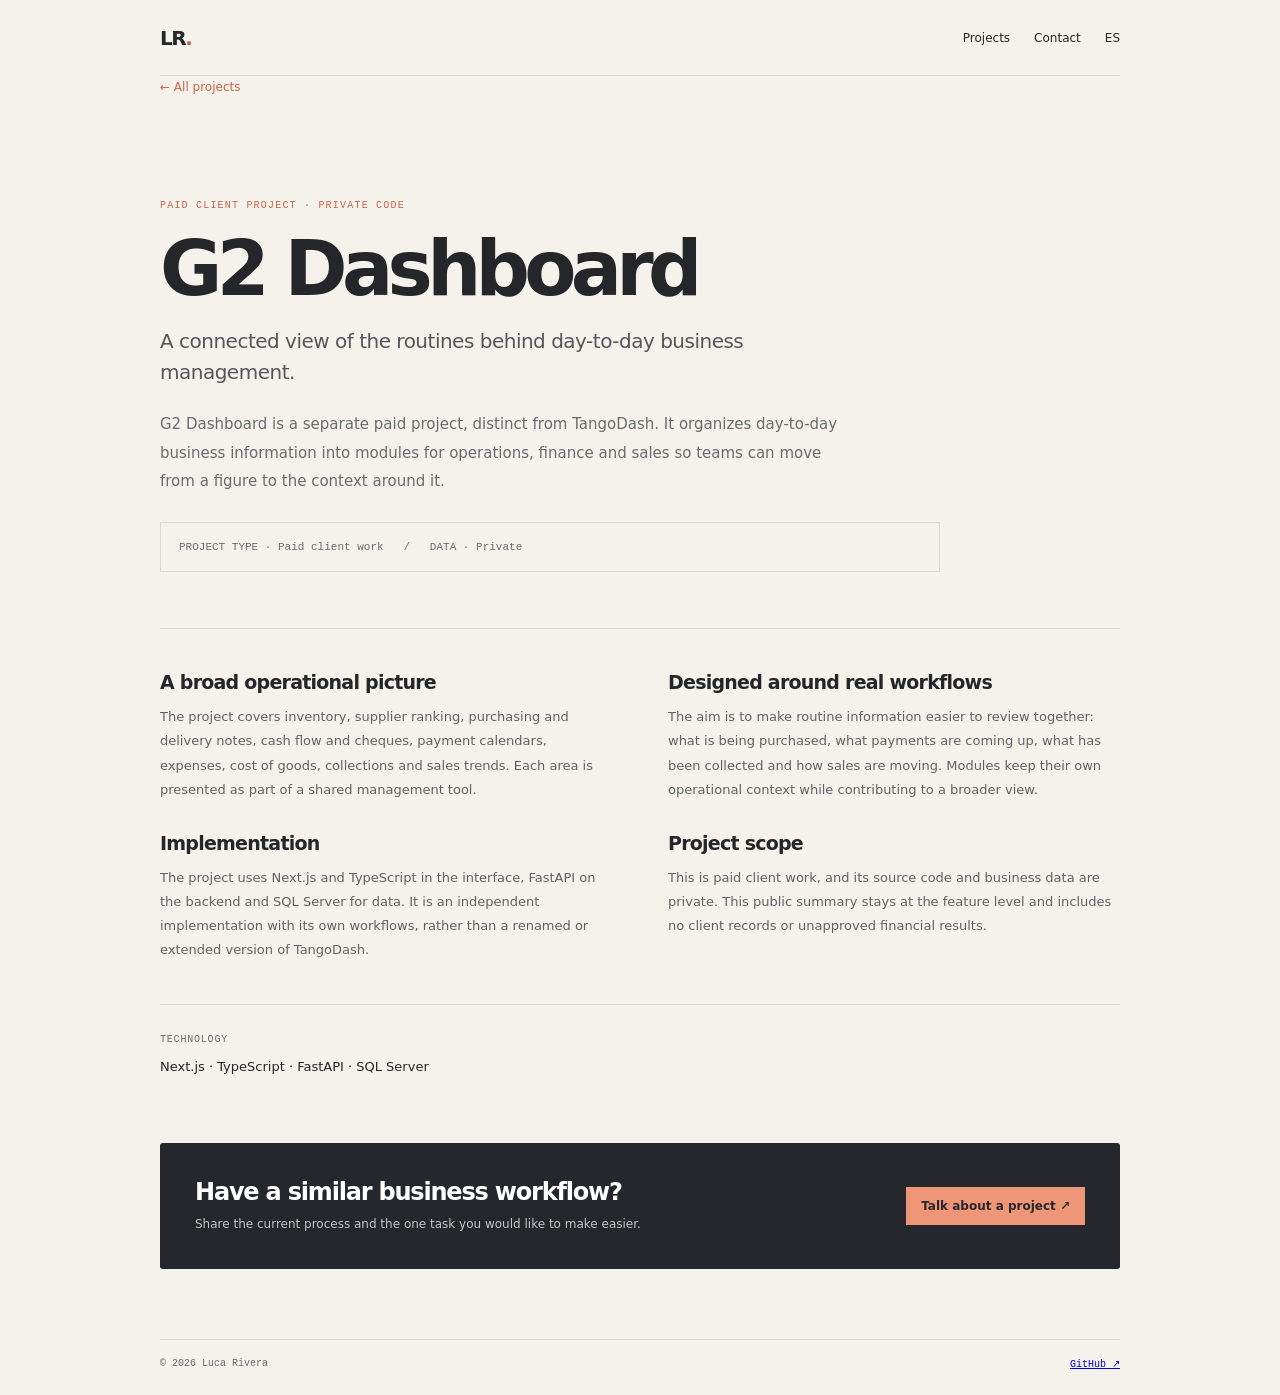
<file: projects/g2-dashboard/index.html>
<!doctype html>
<html lang="en"><head>
<meta charset="utf-8"><meta name="viewport" content="width=device-width,initial-scale=1"><meta name="theme-color" content="#f5f2ec">
<title>G2 Dashboard Case Study | Business Operations Dashboard</title><meta name="description" content="A paid business dashboard project covering inventory, purchasing, cash flow, payment planning, expenses, collections and sales trends in connected operational views."><link rel="canonical" href="https://lucaunlimited.github.io/projects/g2-dashboard/">
<link rel="alternate" hreflang="en" href="https://lucaunlimited.github.io/projects/g2-dashboard/"><link rel="alternate" hreflang="es" href="https://lucaunlimited.github.io/es/proyectos/g2-dashboard/"><link rel="alternate" hreflang="x-default" href="https://lucaunlimited.github.io/projects/g2-dashboard/">
<meta property="og:type" content="article"><meta property="og:title" content="G2 Dashboard Case Study | Business Operations Dashboard"><meta property="og:description" content="A paid business dashboard project covering inventory, purchasing, cash flow, payment planning, expenses, collections and sales trends in connected operational views."><meta property="og:url" content="https://lucaunlimited.github.io/projects/g2-dashboard/"><meta property="og:image" content="https://lucaunlimited.github.io/assets/og-cover.svg">
<meta name="twitter:card" content="summary_large_image"><meta name="twitter:title" content="G2 Dashboard Case Study | Business Operations Dashboard"><meta name="twitter:description" content="A paid business dashboard project covering inventory, purchasing, cash flow, payment planning, expenses, collections and sales trends in connected operational views."><meta name="twitter:image" content="https://lucaunlimited.github.io/assets/og-cover.svg">
<link rel="icon" href="/favicon.ico"><link rel="stylesheet" href="/case-study.css">
<script type="application/ld+json">{"@context":"https://schema.org","@type":"CreativeWork","name":"G2 Dashboard Case Study | Business Operations Dashboard","description":"A paid business dashboard project covering inventory, purchasing, cash flow, payment planning, expenses, collections and sales trends in connected operational views.","inLanguage":"en","url":"https://lucaunlimited.github.io/projects/g2-dashboard/","creator":{"@type":"Person","name":"Luca Rivera","url":"https://lucaunlimited.github.io"},"about":"G2 Dashboard"}</script></head><body><a class="sr" href="#main">Skip to content</a>
<header class="top wrap"><a class="brand" href="/" aria-label="Luca Rivera">LR<span>.</span></a><nav class="toplinks" aria-label="Page navigation"><a href="/#work">Projects</a><a href="/#contact">Contact</a><a href="/es/proyectos/g2-dashboard/index.html" lang="es" hreflang="es">ES</a></nav></header>
<main id="main" class="wrap"><a class="back" href="/#work">← All projects</a><article><header class="hero"><p class="eyebrow">PAID CLIENT PROJECT · PRIVATE CODE</p><h1>G2 Dashboard</h1><p class="lead">A connected view of the routines behind day-to-day business management.</p><p class="intro">G2 Dashboard is a separate paid project, distinct from TangoDash. It organizes day-to-day business information into modules for operations, finance and sales so teams can move from a figure to the context around it.</p><div class="scope">PROJECT TYPE · Paid client work &nbsp; / &nbsp; DATA · Private</div></header><div class="content"><section class="block"><h2>A broad operational picture</h2><p>The project covers inventory, supplier ranking, purchasing and delivery notes, cash flow and cheques, payment calendars, expenses, cost of goods, collections and sales trends. Each area is presented as part of a shared management tool.</p></section>
<section class="block"><h2>Designed around real workflows</h2><p>The aim is to make routine information easier to review together: what is being purchased, what payments are coming up, what has been collected and how sales are moving. Modules keep their own operational context while contributing to a broader view.</p></section>
<section class="block"><h2>Implementation</h2><p>The project uses Next.js and TypeScript in the interface, FastAPI on the backend and SQL Server for data. It is an independent implementation with its own workflows, rather than a renamed or extended version of TangoDash.</p></section>
<section class="block"><h2>Project scope</h2><p>This is paid client work, and its source code and business data are private. This public summary stays at the feature level and includes no client records or unapproved financial results.</p></section></div><section class="stack"><b>TECHNOLOGY</b><p>Next.js · TypeScript · FastAPI · SQL Server</p></section></article><section class="cta"><div><h2>Have a similar business workflow?</h2><p>Share the current process and the one task you would like to make easier.</p></div><a href="mailto:lucamartinrivera@gmail.com?subject=G2%20Dashboard%20project%20inquiry">Talk about a project ↗</a></section><footer class="foot"><span>© 2026 Luca Rivera</span><a href="https://github.com/LucaUnlimited">GitHub ↗</a></footer></main></body></html>
</file>
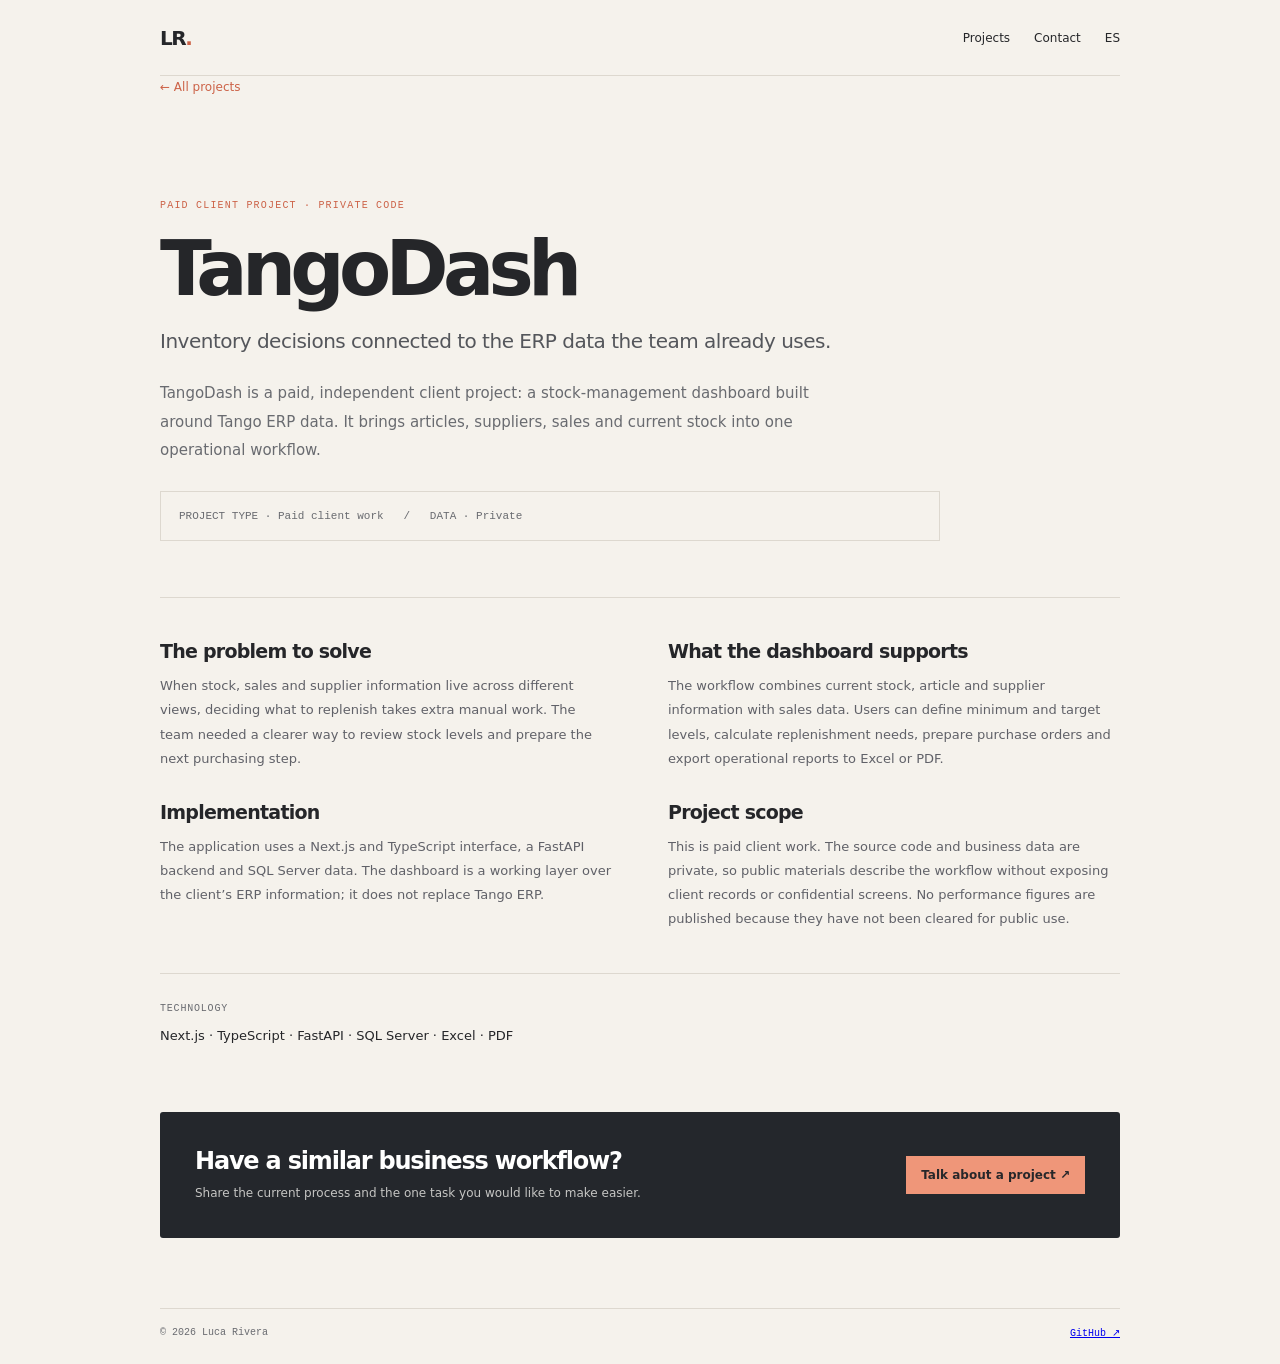
<file: projects/tangodash/index.html>
<!doctype html>
<html lang="en"><head>
<meta charset="utf-8"><meta name="viewport" content="width=device-width,initial-scale=1"><meta name="theme-color" content="#f5f2ec">
<title>TangoDash Case Study | Tango ERP Inventory Dashboard</title><meta name="description" content="How TangoDash adds an inventory and replenishment workflow on top of Tango ERP data, with supplier, sales and stock views plus purchase-order preparation and exports."><link rel="canonical" href="https://lucaunlimited.github.io/projects/tangodash/">
<link rel="alternate" hreflang="en" href="https://lucaunlimited.github.io/projects/tangodash/"><link rel="alternate" hreflang="es" href="https://lucaunlimited.github.io/es/proyectos/tangodash/"><link rel="alternate" hreflang="x-default" href="https://lucaunlimited.github.io/projects/tangodash/">
<meta property="og:type" content="article"><meta property="og:title" content="TangoDash Case Study | Tango ERP Inventory Dashboard"><meta property="og:description" content="How TangoDash adds an inventory and replenishment workflow on top of Tango ERP data, with supplier, sales and stock views plus purchase-order preparation and exports."><meta property="og:url" content="https://lucaunlimited.github.io/projects/tangodash/"><meta property="og:image" content="https://lucaunlimited.github.io/assets/og-cover.svg">
<meta name="twitter:card" content="summary_large_image"><meta name="twitter:title" content="TangoDash Case Study | Tango ERP Inventory Dashboard"><meta name="twitter:description" content="How TangoDash adds an inventory and replenishment workflow on top of Tango ERP data, with supplier, sales and stock views plus purchase-order preparation and exports."><meta name="twitter:image" content="https://lucaunlimited.github.io/assets/og-cover.svg">
<link rel="icon" href="/favicon.ico"><link rel="stylesheet" href="/case-study.css">
<script type="application/ld+json">{"@context":"https://schema.org","@type":"CreativeWork","name":"TangoDash Case Study | Tango ERP Inventory Dashboard","description":"How TangoDash adds an inventory and replenishment workflow on top of Tango ERP data, with supplier, sales and stock views plus purchase-order preparation and exports.","inLanguage":"en","url":"https://lucaunlimited.github.io/projects/tangodash/","creator":{"@type":"Person","name":"Luca Rivera","url":"https://lucaunlimited.github.io"},"about":"TangoDash"}</script></head><body><a class="sr" href="#main">Skip to content</a>
<header class="top wrap"><a class="brand" href="/" aria-label="Luca Rivera">LR<span>.</span></a><nav class="toplinks" aria-label="Page navigation"><a href="/#work">Projects</a><a href="/#contact">Contact</a><a href="/es/proyectos/tangodash/index.html" lang="es" hreflang="es">ES</a></nav></header>
<main id="main" class="wrap"><a class="back" href="/#work">← All projects</a><article><header class="hero"><p class="eyebrow">PAID CLIENT PROJECT · PRIVATE CODE</p><h1>TangoDash</h1><p class="lead">Inventory decisions connected to the ERP data the team already uses.</p><p class="intro">TangoDash is a paid, independent client project: a stock-management dashboard built around Tango ERP data. It brings articles, suppliers, sales and current stock into one operational workflow.</p><div class="scope">PROJECT TYPE · Paid client work &nbsp; / &nbsp; DATA · Private</div></header><div class="content"><section class="block"><h2>The problem to solve</h2><p>When stock, sales and supplier information live across different views, deciding what to replenish takes extra manual work. The team needed a clearer way to review stock levels and prepare the next purchasing step.</p></section>
<section class="block"><h2>What the dashboard supports</h2><p>The workflow combines current stock, article and supplier information with sales data. Users can define minimum and target levels, calculate replenishment needs, prepare purchase orders and export operational reports to Excel or PDF.</p></section>
<section class="block"><h2>Implementation</h2><p>The application uses a Next.js and TypeScript interface, a FastAPI backend and SQL Server data. The dashboard is a working layer over the client’s ERP information; it does not replace Tango ERP.</p></section>
<section class="block"><h2>Project scope</h2><p>This is paid client work. The source code and business data are private, so public materials describe the workflow without exposing client records or confidential screens. No performance figures are published because they have not been cleared for public use.</p></section></div><section class="stack"><b>TECHNOLOGY</b><p>Next.js · TypeScript · FastAPI · SQL Server · Excel · PDF</p></section></article><section class="cta"><div><h2>Have a similar business workflow?</h2><p>Share the current process and the one task you would like to make easier.</p></div><a href="mailto:lucamartinrivera@gmail.com?subject=TangoDash%20project%20inquiry">Talk about a project ↗</a></section><footer class="foot"><span>© 2026 Luca Rivera</span><a href="https://github.com/LucaUnlimited">GitHub ↗</a></footer></main></body></html>
</file>
<file: styles.css>
@import url('https://fonts.googleapis.com/css2?family=DM+Mono:wght@400;500&family=Manrope:wght@400;500;600;700;800&display=swap');

:root{--paper:#f4f3ee;--ink:#17201d;--muted:#64706a;--line:#d7dbd3;--green:#c9ef81;--green-dark:#457a2c;--dark:#18211d;--white:#fff;--mono:'DM Mono',monospace;--sans:'Manrope',Arial,sans-serif;--wrap:1160px}
*{box-sizing:border-box}html{scroll-behavior:smooth;scroll-padding-top:90px}body{margin:0;background:var(--paper);color:var(--ink);font-family:var(--sans);font-size:15px;line-height:1.65;-webkit-font-smoothing:antialiased}a{color:inherit;text-decoration:none}button{font:inherit}.section-wrap{width:min(var(--wrap),calc(100% - 64px));margin-inline:auto}.skip-link{position:absolute;left:-999px;top:12px;z-index:100;background:var(--green);padding:8px 14px}.skip-link:focus{left:12px}.site-header{height:82px;display:flex;align-items:center;justify-content:space-between;padding:0 max(32px,calc((100% - var(--wrap))/2));border-bottom:1px solid rgba(23,32,29,.12);gap:32px}.brand{font-size:27px;line-height:1;font-weight:800;letter-spacing:-2px}.brand span{color:#73a943}.main-nav,.header-actions{display:flex;align-items:center;gap:30px}.main-nav a{font-size:12px;font-weight:700;color:#56615b;transition:color .2s}.main-nav a:hover,.text-link:hover,.project-link:hover{color:var(--green-dark)}.header-actions{gap:18px}.availability{display:flex;align-items:center;gap:8px;font-family:var(--mono);font-size:10px;letter-spacing:.04em;text-transform:uppercase;color:#506254}.availability i{display:block;width:7px;height:7px;border-radius:50%;background:#5c9d3d;box-shadow:0 0 0 4px #e2edda}.language-toggle{border:1px solid var(--line);background:transparent;border-radius:50px;width:42px;height:32px;font:500 10px var(--mono);cursor:pointer}.language-toggle:hover{background:var(--green);border-color:var(--green)}
.hero{display:grid;grid-template-columns:1.04fr .96fr;align-items:center;gap:70px;padding-block:90px 96px;min-height:570px}.eyebrow{font:500 10px var(--mono);letter-spacing:.1em;text-transform:uppercase;color:#68746b;margin:0 0 22px}.eyebrow b{color:#94bd68;padding-inline:4px}.hero h1{font-size:clamp(48px,6.5vw,79px);letter-spacing:-.075em;line-height:.99;margin:0;max-width:620px;font-weight:700}.hero-intro{max-width:555px;color:#56615b;font-size:16px;line-height:1.85;margin:25px 0 26px}.hero-actions{display:flex;align-items:center;gap:25px;flex-wrap:wrap}.button{display:inline-flex;align-items:center;gap:14px;padding:13px 18px;font-weight:700;font-size:12px;transition:transform .2s,background .2s}.button:hover{transform:translateY(-2px)}.button-primary{background:var(--dark);color:#fff}.button-primary:hover{background:#283a30}.button-primary span{font-size:17px;color:var(--green)}.text-link{font-size:11px;font-weight:700;color:#546059}.text-link span{padding-left:4px}.hero-meta{display:flex;flex-wrap:wrap;gap:18px;margin-top:37px;padding-top:16px;border-top:1px solid var(--line);font:400 9px var(--mono);text-transform:uppercase;letter-spacing:.04em;color:#6e7871}.hero-meta span+span:before{content:'·';color:#9cba81;margin-right:18px}
.hero-art{position:relative;background:#1d2a23;color:#fff;padding:28px 28px 18px;min-height:365px;box-shadow:16px 16px 0 #e2e6db;overflow:hidden}.hero-art:before{content:'';position:absolute;inset:0;background-image:linear-gradient(rgba(255,255,255,.035) 1px,transparent 1px),linear-gradient(90deg,rgba(255,255,255,.035) 1px,transparent 1px);background-size:28px 28px;pointer-events:none}.art-topline,.art-title,.art-cards,.art-caption{position:relative}.art-topline{display:flex;align-items:center;gap:8px;font:400 8px var(--mono);letter-spacing:.12em;color:#a3b2a5}.art-dot{width:7px;height:7px;border-radius:50%;background:var(--green)}.art-period{margin-left:auto}.art-title{font-size:24px;font-weight:700;letter-spacing:-.05em;margin:20px 0 17px}.art-cards{display:grid;grid-template-columns:1fr 1fr;gap:10px}.art-card{min-height:93px;border:1px solid rgba(255,255,255,.14);background:rgba(255,255,255,.035);padding:13px 14px;display:flex;flex-direction:column}.art-card small{font:400 8px var(--mono);letter-spacing:.09em;color:#a0afa3}.art-card strong{font-size:15px;margin-top:5px}.art-card-wide{grid-column:1 / -1;min-height:111px}.chart{display:flex;align-items:end;gap:6px;height:27px;margin-top:9px;border-bottom:1px solid rgba(255,255,255,.18);background:repeating-linear-gradient(to bottom,transparent 0 8px,rgba(255,255,255,.08) 8px 9px)}.chart i{display:block;width:6%;background:#9ac761}.chart i:nth-child(1){height:28%}.chart i:nth-child(2){height:42%}.chart i:nth-child(3){height:32%}.chart i:nth-child(4){height:58%}.chart i:nth-child(5){height:50%}.chart i:nth-child(6){height:68%}.chart i:nth-child(7){height:62%}.chart i:nth-child(8){height:84%}.chart i:nth-child(9){height:73%}.chart i:nth-child(10){height:91%}.chart i:nth-child(11){height:78%}.chart i:nth-child(12){height:100%}.art-card .art-note{font:400 8px var(--mono);color:#a0afa3;margin-top:auto}.art-card-lime{background:var(--green);color:#1b2a20;border:0}.art-card-lime small,.art-card-lime .art-note{color:#536942}.art-card-lime strong{font:500 10px var(--mono);margin-top:14px}.art-card-lime strong span{padding-inline:6px;color:#718e50}.art-caption{display:flex;align-items:center;gap:8px;font:400 8px var(--mono);color:#98a79b;margin-top:18px}.art-caption span:first-child{height:1px;width:25px;background:var(--green)}
.trust-strip{background:#e9ebe4;border-block:1px solid var(--line)}.trust-inner{min-height:72px;display:flex;align-items:center;justify-content:space-between;gap:22px;flex-wrap:wrap}.trust-inner>span{font:400 9px var(--mono);letter-spacing:.12em;color:#747f75}.trust-inner b{font-size:12px;font-weight:700;letter-spacing:-.02em;color:#405047}
.services-section{padding-block:115px 120px}.section-heading{max-width:610px;margin-bottom:48px}.section-heading .eyebrow{margin-bottom:14px}.section-heading h2,.about-content h2,.contact-layout h2{font-size:clamp(34px,4vw,50px);line-height:1.12;letter-spacing:-.065em;margin:0;font-weight:700}.section-heading>p:last-child,.work-heading>p{color:var(--muted);font-size:13px;line-height:1.8;margin:16px 0 0}.service-grid{display:grid;grid-template-columns:repeat(4,1fr);border-top:1px solid var(--line);border-bottom:1px solid var(--line)}.service-card{position:relative;padding:24px 23px 23px 0;min-height:265px}.service-card+.service-card{border-left:1px solid var(--line);padding-left:23px}.service-index{font:400 9px var(--mono);color:#869083}.service-icon{font-size:22px;color:#619443;margin:25px 0 12px}.service-card h3{font-size:16px;letter-spacing:-.035em;margin:0 0 8px}.service-card p{font-size:11px;line-height:1.75;color:#67716a;margin:0;min-height:77px}.service-tags{display:inline-block;margin-top:15px;font:400 8px var(--mono);letter-spacing:.03em;color:#58744d;background:#e6ebdf;padding:5px 7px}
.work-section{background:#e9ebe4;padding-block:105px 120px;border-block:1px solid #dfe2da}.work-heading{max-width:none;display:flex;align-items:end;justify-content:space-between;gap:60px;margin-bottom:47px}.work-heading>div{max-width:560px}.work-heading>p{max-width:330px;margin:0 0 4px}.project-grid{display:grid;grid-template-columns:1fr 1fr;gap:22px}.project-card{background:var(--paper);border:1px solid #dce0d7;min-width:0}.project-featured{grid-column:1 / -1;display:grid;grid-template-columns:1.05fr .95fr}.project-visual{position:relative;min-height:205px;overflow:hidden}.project-featured .project-visual{min-height:310px}.visual-dashboard{background:#1d2b23;display:flex;padding:22px 23px;color:#d6e2d5}.visual-sidebar{width:38px;border-right:1px solid #34483a;margin-right:18px;display:flex;flex-direction:column;gap:18px;padding-top:30px}.visual-sidebar span{width:14px;height:14px;border:1px solid #68816a;border-radius:4px}.visual-sidebar span:first-child{background:#c9ef81;border-color:#c9ef81}.visual-main{flex:1}.visual-label{font:400 8px var(--mono);letter-spacing:.08em;display:flex;align-items:center;gap:7px;color:#9aab9b}.visual-label i{width:5px;height:5px;background:var(--green);border-radius:50%}.visual-cards{display:grid;grid-template-columns:repeat(3,1fr);gap:10px;margin-top:23px}.visual-cards span{height:54px;border:1px solid #34483a;background:#23352a}.visual-cards span:nth-child(2){background:#283d2d}.visual-cards span:nth-child(3){background:#9ac761;border-color:#9ac761}.visual-chart{height:112px;margin-top:12px;border-bottom:1px solid #526552;background:repeating-linear-gradient(to bottom,transparent 0 26px,#2e4133 26px 27px);display:flex;align-items:end;gap:10px;padding-inline:10px}.visual-chart i{flex:1;background:#81ab55;opacity:.9}.visual-chart i:nth-child(1){height:28%}.visual-chart i:nth-child(2){height:45%}.visual-chart i:nth-child(3){height:38%}.visual-chart i:nth-child(4){height:65%}.visual-chart i:nth-child(5){height:54%}.visual-chart i:nth-child(6){height:78%}.visual-chart i:nth-child(7){height:68%}.visual-chart i:nth-child(8){height:92%}.visual-chart i:nth-child(9){height:83%}.visual-chart i:nth-child(10){height:100%}.visual-bar{background:#eee6d5;padding:21px 24px;color:#324336}.bar-top,.booking-head{display:flex;justify-content:space-between;font:500 8px var(--mono);letter-spacing:.08em;color:#647666}.bar-row{height:33px;display:flex;align-items:center;gap:10px;border-bottom:1px solid #d6d4c7}.bar-row i{width:7px;height:7px;border-radius:50%;background:#8ab45e}.bar-row span{height:5px;background:#c5c8ba;flex:1;max-width:48%}.bar-row b{height:5px;width:32px;background:#b6d08f}.bar-footer{font:400 7px var(--mono);letter-spacing:.08em;color:#778379;margin-top:14px}.visual-booking{background:#d4e9c6;padding:19px 23px;color:#34463b}.booking-head span+span{color:#536b51}.booking-field{position:relative;height:112px;margin-top:14px;border:1px solid #76916a;border-radius:50%;display:flex;align-items:center;justify-content:center}.field-circle{height:52px;width:52px;border:1px solid #76916a;border-radius:50%}.field-mid{position:absolute;height:100%;left:50%;border-left:1px solid #76916a}.booking-field>i{position:absolute;height:8px;width:8px;border-radius:50%;background:#507846}.booking-field>i:nth-of-type(1){top:26%;left:30%}.booking-field>i:nth-of-type(2){top:65%;left:39%}.booking-field>i:nth-of-type(3){top:30%;right:28%}.booking-field>i:nth-of-type(4){top:60%;right:34%}.booking-caption{text-align:center;font-size:9px;font-weight:700;margin-top:8px}.visual-parking{background:#1e2222;padding:18px 24px;display:grid;place-items:center}.parking-frame{width:100%;height:100%;min-height:169px;border:1px solid #3d4843;position:relative;background:linear-gradient(160deg,#232c29,#161d1a);padding:19px}.parking-grid{display:grid;grid-template-columns:repeat(3,1fr);gap:10px;max-width:200px;margin:5px auto}.parking-grid i{height:45px;border:1px solid #596b5c;position:relative}.parking-grid i:nth-child(2),.parking-grid i:nth-child(5){border-color:#b8df75}.parking-grid i:after{content:'';position:absolute;left:30%;right:30%;top:10px;height:22px;border:1px solid #7a9680;border-radius:6px}.parking-scan{position:absolute;left:17px;right:17px;top:48%;height:1px;background:#c6ec83;box-shadow:0 0 8px #c6ec83}.parking-status{position:absolute;left:20px;right:20px;bottom:10px;display:flex;justify-content:space-between;align-items:center;color:#9eafa1;font:400 7px var(--mono);letter-spacing:.1em}.parking-status b{color:var(--green);font-size:10px}.project-copy{padding:24px 25px 27px}.project-featured .project-copy{padding:36px 38px;display:flex;flex-direction:column;justify-content:center}.project-overline{display:flex;justify-content:space-between;font:400 8px var(--mono);letter-spacing:.1em;color:#718174}.project-copy h3{font-size:22px;line-height:1.2;letter-spacing:-.05em;margin:11px 0}.project-featured .project-copy h3{font-size:32px}.project-copy p{font-size:11px;color:#606b63;line-height:1.8;margin:0 0 14px}.project-copy p.private-note{font:400 8px var(--mono);margin:12px 0 0;color:#79837a}.project-stack{display:flex;flex-wrap:wrap;gap:6px;margin-top:6px}.project-stack span{font:400 8px var(--mono);padding:5px 7px;background:#e8ebe3;color:#53614f}.project-link{display:inline-block;font-size:10px;font-weight:700;margin-top:15px;color:#4c713f}
.about-section{display:grid;grid-template-columns:.35fr 1fr;gap:45px;padding-block:118px 120px}.about-marker{display:flex;flex-direction:column;align-items:center;gap:15px}.about-marker span{font-size:37px;font-weight:800;letter-spacing:-4px;color:#50783b}.about-marker i{height:110px;width:1px;background:var(--line)}.about-content{max-width:790px}.about-content .eyebrow{margin-bottom:16px}.about-lead{font-size:15px;line-height:1.9;color:#57635b;max-width:720px;margin:22px 0 35px}.about-facts{display:grid;grid-template-columns:1fr 1fr 1fr;border-top:1px solid var(--line);border-bottom:1px solid var(--line)}.about-facts>div{padding:17px 14px 19px 0;display:flex;flex-direction:column;gap:4px}.about-facts>div+div{border-left:1px solid var(--line);padding-left:17px}.about-facts span{font:400 8px var(--mono);letter-spacing:.1em;color:#7a857b}.about-facts b{font-size:10px;line-height:1.5}.about-facts small{font-size:9px;color:#6b766d}.cv-links{display:flex;gap:10px;margin-top:22px}.cv-links a{display:flex;justify-content:space-between;align-items:center;gap:18px;padding:8px 11px;border:1px solid var(--line);font-size:10px;font-weight:700;min-width:190px}.cv-links a:hover{border-color:#789e59;background:#ebefdf}.cv-links b{font-size:16px;color:#5c8844}
.contact-section{background:var(--dark);color:#fff;padding-block:82px 60px}.contact-section .eyebrow{color:#a5b1a4}.contact-layout{display:grid;grid-template-columns:1.1fr .9fr;gap:70px;align-items:start;padding-bottom:54px}.contact-layout h2{font-size:clamp(40px,5vw,62px);max-width:570px}.contact-layout>div p{font-size:12px;color:#b0bab1;line-height:1.9;max-width:400px;margin:2px 0 19px}.button-light{background:var(--green);color:#1d2b23}.button-light:hover{background:#d8f7a2}.contact-links{border-top:1px solid #38443b;padding-top:18px;display:flex;align-items:center;gap:27px;flex-wrap:wrap}.contact-links a{font-size:10px;color:#bdc8bc}.contact-links a:first-child{margin-right:auto;color:#fff}.contact-links a:hover{color:var(--green)}.site-footer{background:var(--dark);color:#8e9b90}.site-footer .section-wrap{display:flex;justify-content:space-between;gap:20px;border-top:1px solid #38443b;padding-block:16px 20px;font:400 8px var(--mono)}.site-footer a:hover{color:#fff}
@media(max-width:900px){.hero{gap:40px;padding-block:70px 80px}.hero-art{padding:22px;min-height:330px}.service-grid{grid-template-columns:1fr 1fr}.service-card:nth-child(3){border-left:0;border-top:1px solid var(--line);padding-left:0}.service-card:nth-child(4){border-top:1px solid var(--line)}.service-card{min-height:235px}.project-featured{grid-template-columns:1fr}.project-featured .project-visual{min-height:270px}.project-featured .project-copy{padding:27px}.work-heading{gap:35px}}
@media(max-width:640px){.section-wrap{width:calc(100% - 38px)}.site-header{height:68px;padding-inline:19px;gap:10px}.main-nav{gap:12px}.main-nav a{font-size:10px}.main-nav a:nth-child(3){display:none}.availability{font-size:0}.availability i{width:8px;height:8px}.header-actions{gap:12px}.hero{grid-template-columns:1fr;gap:43px;padding-block:68px 67px;min-height:auto}.hero h1{font-size:clamp(48px,14vw,68px);max-width:520px}.hero-intro{font-size:14px;margin-top:21px}.hero-meta{gap:10px}.hero-meta span+span:before{margin-right:10px}.hero-art{min-height:330px;box-shadow:9px 9px 0 #e2e6db}.trust-inner{justify-content:flex-start;padding-block:16px;gap:10px 18px}.trust-inner>span{width:100%}.trust-inner b{font-size:10px}.services-section,.work-section{padding-block:76px}.section-heading h2,.about-content h2{font-size:36px}.service-grid{grid-template-columns:1fr}.service-card,.service-card+.service-card,.service-card:nth-child(3),.service-card:nth-child(4){border-left:0;border-top:1px solid var(--line);padding:20px 0;min-height:auto}.service-card:first-child{border-top:0}.service-icon{margin:14px 0 4px}.service-card p{min-height:0}.service-tags{margin-top:10px}.work-heading{display:block}.work-heading>p{margin-top:16px}.project-grid{grid-template-columns:1fr;gap:14px}.project-featured{grid-column:auto}.project-featured .project-visual{min-height:230px}.project-featured .project-copy{padding:23px}.project-featured .project-copy h3{font-size:27px}.project-copy{padding:20px}.about-section{grid-template-columns:1fr;gap:12px;padding-block:78px}.about-marker{display:none}.about-lead{font-size:13px}.about-facts{grid-template-columns:1fr}.about-facts>div,.about-facts>div+div{padding:13px 0;border-left:0;border-top:1px solid var(--line)}.about-facts>div:first-child{border-top:0}.cv-links{flex-direction:column}.cv-links a{width:100%}.contact-section{padding-block:68px 40px}.contact-layout{grid-template-columns:1fr;gap:18px;padding-bottom:36px}.contact-layout h2{font-size:42px}.contact-links{gap:16px}.contact-links a:first-child{width:100%;margin:0}.site-footer .section-wrap{flex-wrap:wrap}.site-footer .section-wrap span:nth-child(2){order:3;width:100%}}
@media(prefers-reduced-motion:reduce){html{scroll-behavior:auto}*,*:before,*:after{transition:none!important}}


/* User-selected dark theme */
.theme-toggle{display:inline-flex;align-items:center;gap:6px;border:1px solid var(--line);background:transparent;border-radius:50px;padding:6px 10px;color:var(--ink);font:500 9px var(--mono);cursor:pointer;white-space:nowrap}
.theme-toggle:hover{border-color:#789e59;background:rgba(201,239,129,.14)}
.theme-toggle span:first-child{font-size:13px}
.hobby-projects{margin-top:30px;border-top:1px solid var(--line);border-bottom:1px solid var(--line)}
.hobby-projects summary{cursor:pointer;list-style:none;display:flex;align-items:center;justify-content:space-between;gap:14px;padding:17px 2px;font-size:12px;font-weight:700}
.hobby-projects summary::-webkit-details-marker{display:none}
.hobby-projects summary:after{content:'＋';font:400 16px var(--mono);color:#628447;margin-left:auto}
.hobby-projects[open] summary:after{content:'−'}
.hobby-projects summary small{font:400 9px var(--mono);color:var(--muted)}
.hobby-grid{padding:0 0 22px}
.hobby-visual{min-height:150px;display:flex;align-items:center;justify-content:center;gap:12px;font:500 9px var(--mono);letter-spacing:.14em}
.spotify-visual{background:#192b22;color:#b4ed78}
.spotify-mark{font-size:50px;line-height:1}
.score-visual{flex-direction:column;background:#e6eadf;color:#53654d}
.score-number{font:700 32px var(--sans);letter-spacing:-.08em}
@media(max-width:640px){.theme-toggle{padding:6px 8px}.theme-toggle .theme-label{display:none}.hobby-projects summary{align-items:flex-start;flex-wrap:wrap}.hobby-projects summary small{order:2;width:100%}}
html[data-theme="dark"]{color-scheme:dark;--paper:#151a17;--ink:#e8ece6;--muted:#a2ada3;--line:#343d36;--green:#c9ef81;--green-dark:#a6d66d;--dark:#101512;--white:#1c231e}
html[data-theme="dark"] body{background:var(--paper);color:var(--ink)}
html[data-theme="dark"] .site-header{border-color:#303832}
html[data-theme="dark"] .main-nav a,html[data-theme="dark"] .availability,html[data-theme="dark"] .hero-intro,html[data-theme="dark"] .hero-meta,html[data-theme="dark"] .eyebrow,html[data-theme="dark"] .text-link{color:#aab5aa}
html[data-theme="dark"] .language-toggle,html[data-theme="dark"] .theme-toggle{color:var(--ink);border-color:#414b43}
html[data-theme="dark"] .button-primary{background:#d8edbd;color:#18211d}
html[data-theme="dark"] .hero-art{box-shadow:16px 16px 0 #252d27}
html[data-theme="dark"] .trust-strip,html[data-theme="dark"] .work-section{background:#1b211d;border-color:#303832}
html[data-theme="dark"] .trust-inner>span,html[data-theme="dark"] .trust-inner b{color:#c0c9bf}
html[data-theme="dark"] .service-card p,html[data-theme="dark"] .section-heading>p:last-child,html[data-theme="dark"] .work-heading>p,html[data-theme="dark"] .about-lead,html[data-theme="dark"] .about-facts small{color:#aab4aa}
html[data-theme="dark"] .service-tags,html[data-theme="dark"] .project-stack span{background:#29332b;color:#c6d8b8}
html[data-theme="dark"] .project-card{background:#202722;border-color:#343e36}
html[data-theme="dark"] .project-copy p{color:#b5beb5}
html[data-theme="dark"] .project-copy p.private-note{color:#9ca99d}
html[data-theme="dark"] .project-overline,html[data-theme="dark"] .about-facts span{color:#a6b4a5}
html[data-theme="dark"] .project-link{color:#b6df8b}
html[data-theme="dark"] .cv-links a{border-color:#414a42}
html[data-theme="dark"] .cv-links a:hover{background:#273329;border-color:#789e59}
html[data-theme="dark"] .score-visual{background:#273129;color:#d0dfc4}
html[data-theme="dark"] .hobby-projects summary small{color:#aab4aa}
html[data-theme="dark"] .hero-art{background-color:#17211b}
@media(max-width:640px){html[data-theme="dark"] .hero-art{box-shadow:9px 9px 0 #252d27}}

/* Project case-study covers use real product art where available and honest type-led covers for private client work. */
.project-story{min-height:310px;padding:28px 30px 24px;display:flex;flex-direction:column;justify-content:space-between;color:#edf1e8;background:#203028;isolation:isolate}
.project-story:before{content:"";position:absolute;inset:0;z-index:-1;background:radial-gradient(ellipse at 100% 0%,rgba(201,239,129,.2),transparent 45%),linear-gradient(135deg,rgba(255,255,255,.025),transparent 55%)}
.g2-story{background:#1e2930}.g2-story:before{background:radial-gradient(ellipse at 100% 0%,rgba(133,174,194,.2),transparent 45%),linear-gradient(135deg,rgba(255,255,255,.025),transparent 55%)}
.story-kicker{font:400 8px var(--mono);letter-spacing:.12em;color:#b0c4ab}.story-kicker i{font-style:normal;color:var(--green);padding-inline:4px}
.project-story>strong{display:block;max-width:440px;font-size:clamp(26px,3.1vw,39px);line-height:1.08;letter-spacing:-.065em;font-weight:600;margin:25px 0}
.story-flow{display:flex;align-items:center;gap:10px;flex-wrap:wrap;font:400 8px var(--mono);letter-spacing:.04em}.story-flow span{border:1px solid rgba(255,255,255,.19);padding:9px 10px;background:rgba(255,255,255,.035)}.story-flow b{color:var(--green);font-weight:400}
.story-modules{display:grid;grid-template-columns:repeat(2,minmax(0,1fr));gap:7px;max-width:360px}.story-modules span{padding:8px 10px;border-left:2px solid #a5c77b;background:rgba(255,255,255,.055);font-size:10px;color:#e0e9dd}
.project-story>small{font:400 8px var(--mono);letter-spacing:.025em;color:#aab9ad;margin-top:18px}
.tono-visual{min-height:180px;justify-content:flex-start;padding:24px 28px;background:#211a31;color:#f2ebff;gap:18px}
.tono-visual img{width:88px;height:88px;border-radius:23px;object-fit:cover;box-shadow:0 12px 28px #100d1880}
.tono-visual>div,.mesa-caption{display:flex;flex-direction:column;gap:5px}.tono-visual>div>span,.mesa-caption>span{font-size:15px;letter-spacing:.08em;font-weight:700}.tono-visual small,.mesa-caption small{font:400 8px var(--mono);letter-spacing:.08em;color:#c4b6d8}
.mesa-visual{min-height:180px;justify-content:flex-start;padding:18px 20px;background:#17251f;color:#f4f5e9;gap:12px}
.mesa-visual img{height:126px;width:86px;object-fit:cover;border-radius:7px;box-shadow:0 12px 22px #080d0a88;transform:rotate(-5deg)}.mesa-visual .mesa-art-cambio{transform:rotate(5deg);margin-left:-3px}.mesa-caption{margin-left:auto;text-align:right;align-self:center}.mesa-caption small{max-width:100px;line-height:1.7}
.parking-photo{min-height:180px;background:#171b19}.parking-photo img{position:absolute;inset:0;width:100%;height:100%;object-fit:cover;object-position:center 42%;opacity:.86}.parking-photo:after{content:"";position:absolute;inset:40% 0 0;background:linear-gradient(transparent,rgba(15,20,17,.8))}.parking-photo-label{position:absolute;z-index:1;left:18px;bottom:13px;color:#e0f2c5;font:400 8px var(--mono);letter-spacing:.1em}
html[data-theme="dark"] .project-story{color:#edf1e8}html[data-theme="dark"] .tono-visual{background:#211a31}html[data-theme="dark"] .mesa-visual{background:#17251f}
@media(max-width:640px){.project-story{min-height:250px;padding:22px}.project-story>strong{font-size:29px;margin:22px 0}.story-flow{gap:6px}.story-flow span{padding:7px}.tono-visual,.mesa-visual{min-height:160px}.tono-visual img{width:72px;height:72px}.mesa-visual{padding:15px 13px;gap:8px}.mesa-visual img{height:104px;width:70px}.mesa-caption>span{font-size:12px}.mesa-caption small{font-size:7px}}

/* Warm clay and charcoal palette: keeps the editorial layout, drops the moss-green identity. */
:root{--paper:#f5f2ec;--ink:#252629;--muted:#696b70;--line:#ddd8cf;--green:#ed8668;--green-dark:#a84c35;--dark:#24272c}
.brand span,.eyebrow b,.service-icon,.cv-links b,.about-marker span{color:#cc6247}
.availability{color:#66564e}.availability i{background:#de785a;box-shadow:0 0 0 4px #f4e3dc}
.button-primary:hover{background:#35383d}.art-card-lime{background:#f0a28a;color:#3a2520}.art-card-lime small,.art-card-lime .art-note{color:#68473e}.art-card-lime strong span{color:#8a5142}
.hero-art{background:#25292e;box-shadow:16px 16px 0 #e5dfd6}.hero-art .chart i{background:#ef977b}
.trust-strip,.work-section{background:#eeebe5;border-color:#ddd8cf}.service-tags,.project-stack span{background:#eee5dc;color:#76564b}
.service-icon{color:#cc6247}.text-link:hover,.project-link:hover{color:#a84c35}.project-link{color:#a84c35}
.project-story{background:#25292e}.project-story:before{background:radial-gradient(ellipse at 100% 0%,rgba(237,134,104,.22),transparent 45%),linear-gradient(135deg,rgba(255,255,255,.025),transparent 55%)}
.g2-story{background:#252b31}.g2-story:before{background:radial-gradient(ellipse at 100% 0%,rgba(164,190,207,.2),transparent 45%),linear-gradient(135deg,rgba(255,255,255,.025),transparent 55%)}
.story-kicker{color:#d2c0b9}.story-kicker i,.story-flow b{color:#f49a7d}.story-modules span{border-color:#e28a6d}
.project-anecdote{padding:0 2px;margin:15px 0 20px;color:#77736d;font-size:10px;line-height:1.75}.project-anecdote a{margin-left:6px;font-weight:700;color:#a84c35;white-space:nowrap}
.hobby-projects summary:after{color:#cc6247}.spotify-visual{color:#f19b7c}.score-visual{background:#eee3da;color:#79554b}
.theme-toggle:hover{border-color:#d88970;background:rgba(237,134,104,.12)}.theme-toggle:focus-visible{outline-color:#d88970}
html[data-theme="dark"]{--paper:#17191d;--ink:#ece9e3;--muted:#b2ada5;--line:#3b3d42;--green:#f19779;--green-dark:#f19779;--dark:#111316}
html[data-theme="dark"] .hero-art{background:#212429;box-shadow:16px 16px 0 #2a2c30}html[data-theme="dark"] .trust-strip,html[data-theme="dark"] .work-section{background:#202226;border-color:#35373b}
html[data-theme="dark"] .service-tags,html[data-theme="dark"] .project-stack span{background:#302b29;color:#e6c0b2}html[data-theme="dark"] .button-primary{background:#f2e8df;color:#24272c}
html[data-theme="dark"] .project-story{background:#22252a}html[data-theme="dark"] .g2-story{background:#22282e}html[data-theme="dark"] .project-anecdote{color:#aaa49d}html[data-theme="dark"] .project-anecdote a{color:#f19779}
html[data-theme="dark"] .score-visual{background:#302b29;color:#e6c0b2}html[data-theme="dark"] .cv-links a:hover{background:#342a27;border-color:#d88970}
html[data-theme="dark"] .service-icon,html[data-theme="dark"] .project-link,html[data-theme="dark"] .cv-links b,html[data-theme="dark"] .about-marker span{color:#f19779}
@media(max-width:640px){.hero-art{box-shadow:9px 9px 0 #e5dfd6}html[data-theme="dark"] .hero-art{box-shadow:9px 9px 0 #2a2c30}.project-anecdote{margin-top:10px}}

/* Compact theme control */
.theme-toggle{width:34px;height:34px;padding:0;display:grid;place-items:center;border:1px solid transparent;border-radius:50%;background:transparent;color:var(--muted);cursor:pointer;transition:background .18s ease,color .18s ease,border-color .18s ease}
.theme-toggle:hover{background:rgba(110,130,105,.12);border-color:var(--line);color:var(--ink)}
.theme-toggle:focus-visible{outline:2px solid #78a951;outline-offset:2px}
.theme-icon{width:17px;height:17px;fill:none;stroke:currentColor;stroke-width:1.7;stroke-linecap:round;stroke-linejoin:round}
.theme-icon-sun{display:none}
html[data-theme="dark"] .theme-icon-moon{display:none}
html[data-theme="dark"] .theme-icon-sun{display:block}

/* Search-focused navigation additions */
.language-toggle{display:inline-flex;align-items:center;justify-content:center;text-decoration:none;min-width:30px;height:30px;font:500 9px var(--mono);color:var(--ink);border:1px solid var(--line);border-radius:50%;} .language-toggle:hover{border-color:var(--accent);color:var(--accent)} .case-study-link{align-self:flex-start;margin-top:12px}.seo-work-links{font-size:11px;line-height:1.8;color:var(--muted);margin:0 0 18px}.seo-work-links a{color:var(--accent);text-underline-offset:3px}.project-featured .case-study-link{font-size:11px}.theme-toggle:focus-visible,.language-toggle:focus-visible{outline:2px solid var(--accent);outline-offset:3px}
</file>
<file: case-study.css>
:root{color-scheme:light;--paper:#f5f2ec;--ink:#252629;--muted:#696b70;--line:#ddd8cf;--accent:#cc6247;--dark:#24272c;--sans:Inter,ui-sans-serif,system-ui,-apple-system,"Segoe UI",sans-serif;--mono:ui-monospace,SFMono-Regular,Consolas,monospace}*{box-sizing:border-box}html{scroll-behavior:smooth}body{margin:0;background:var(--paper);color:var(--ink);font-family:var(--sans);-webkit-font-smoothing:antialiased}.wrap{width:min(960px,calc(100% - 48px));margin:auto}.top{height:76px;border-bottom:1px solid var(--line);display:flex;align-items:center;justify-content:space-between}.brand{font-size:20px;font-weight:800;letter-spacing:-.08em;color:var(--ink);text-decoration:none}.brand span{color:var(--accent)}.toplinks{display:flex;gap:24px;align-items:center;font-size:12px}.toplinks a{color:var(--ink);text-decoration:none}.toplinks a:hover{color:var(--accent)}.eyebrow{font:10px var(--mono);letter-spacing:.12em;color:var(--accent)}.hero{padding:74px 0 56px;max-width:780px}.hero h1{font-size:clamp(42px,7vw,76px);line-height:.99;letter-spacing:-.075em;font-weight:600;margin:20px 0}.lead{font-size:20px;line-height:1.55;letter-spacing:-.025em;max-width:720px;color:#54565b}.intro{font-size:15px;color:var(--muted);line-height:1.9;max-width:700px;margin-top:22px}.scope{border:1px solid var(--line);padding:15px 18px;font:11px/1.7 var(--mono);color:#696b70;margin-top:26px}.content{display:grid;grid-template-columns:1fr 1fr;gap:30px 56px;border-top:1px solid var(--line);padding:42px 0}.block h2{font-size:19px;letter-spacing:-.04em;margin:0 0 12px}.block p{font-size:13px;line-height:1.85;color:#606168;margin:0}.stack{border-top:1px solid var(--line);padding:22px 0 56px}.stack b{font:10px var(--mono);letter-spacing:.08em;color:var(--muted)}.stack p{font-size:13px}.cta{background:var(--dark);color:white;padding:35px;border-radius:3px;display:flex;justify-content:space-between;align-items:center;gap:24px;margin-bottom:70px}.cta h2{font-size:24px;letter-spacing:-.05em;margin:0 0 8px}.cta p{font-size:12px;color:#c6c6c4;line-height:1.7;margin:0}.cta a{white-space:nowrap;background:#ef9679;color:#27272a;padding:12px 15px;text-decoration:none;font-size:12px;font-weight:700}.back{display:inline-block;margin:0 0 22px;color:var(--accent);font-size:12px;text-decoration:none}.foot{border-top:1px solid var(--line);padding:18px 0 26px;font:10px var(--mono);color:var(--muted);display:flex;justify-content:space-between}.sr{position:absolute;width:1px;height:1px;padding:0;margin:-1px;overflow:hidden;clip:rect(0,0,0,0);white-space:nowrap;border:0}@media(max-width:650px){.wrap{width:calc(100% - 38px)}.top{height:66px}.toplinks{gap:14px;font-size:11px}.hero{padding:58px 0 42px}.lead{font-size:17px}.content{grid-template-columns:1fr;gap:25px;padding:30px 0}.cta{padding:24px;align-items:flex-start;flex-direction:column;margin-bottom:48px}.cta h2{font-size:21px}.foot{gap:14px;flex-wrap:wrap}}@media(prefers-color-scheme:dark){:root{color-scheme:dark;--paper:#17191d;--ink:#ece9e3;--muted:#b2ada5;--line:#3b3d42;--dark:#111316}.lead{color:#c6c3bc}.intro,.block p,.scope{color:#b2ada5}.toplinks a{color:var(--ink)}.cta{background:#111316}.foot{color:#aaa49d}}
</file>
